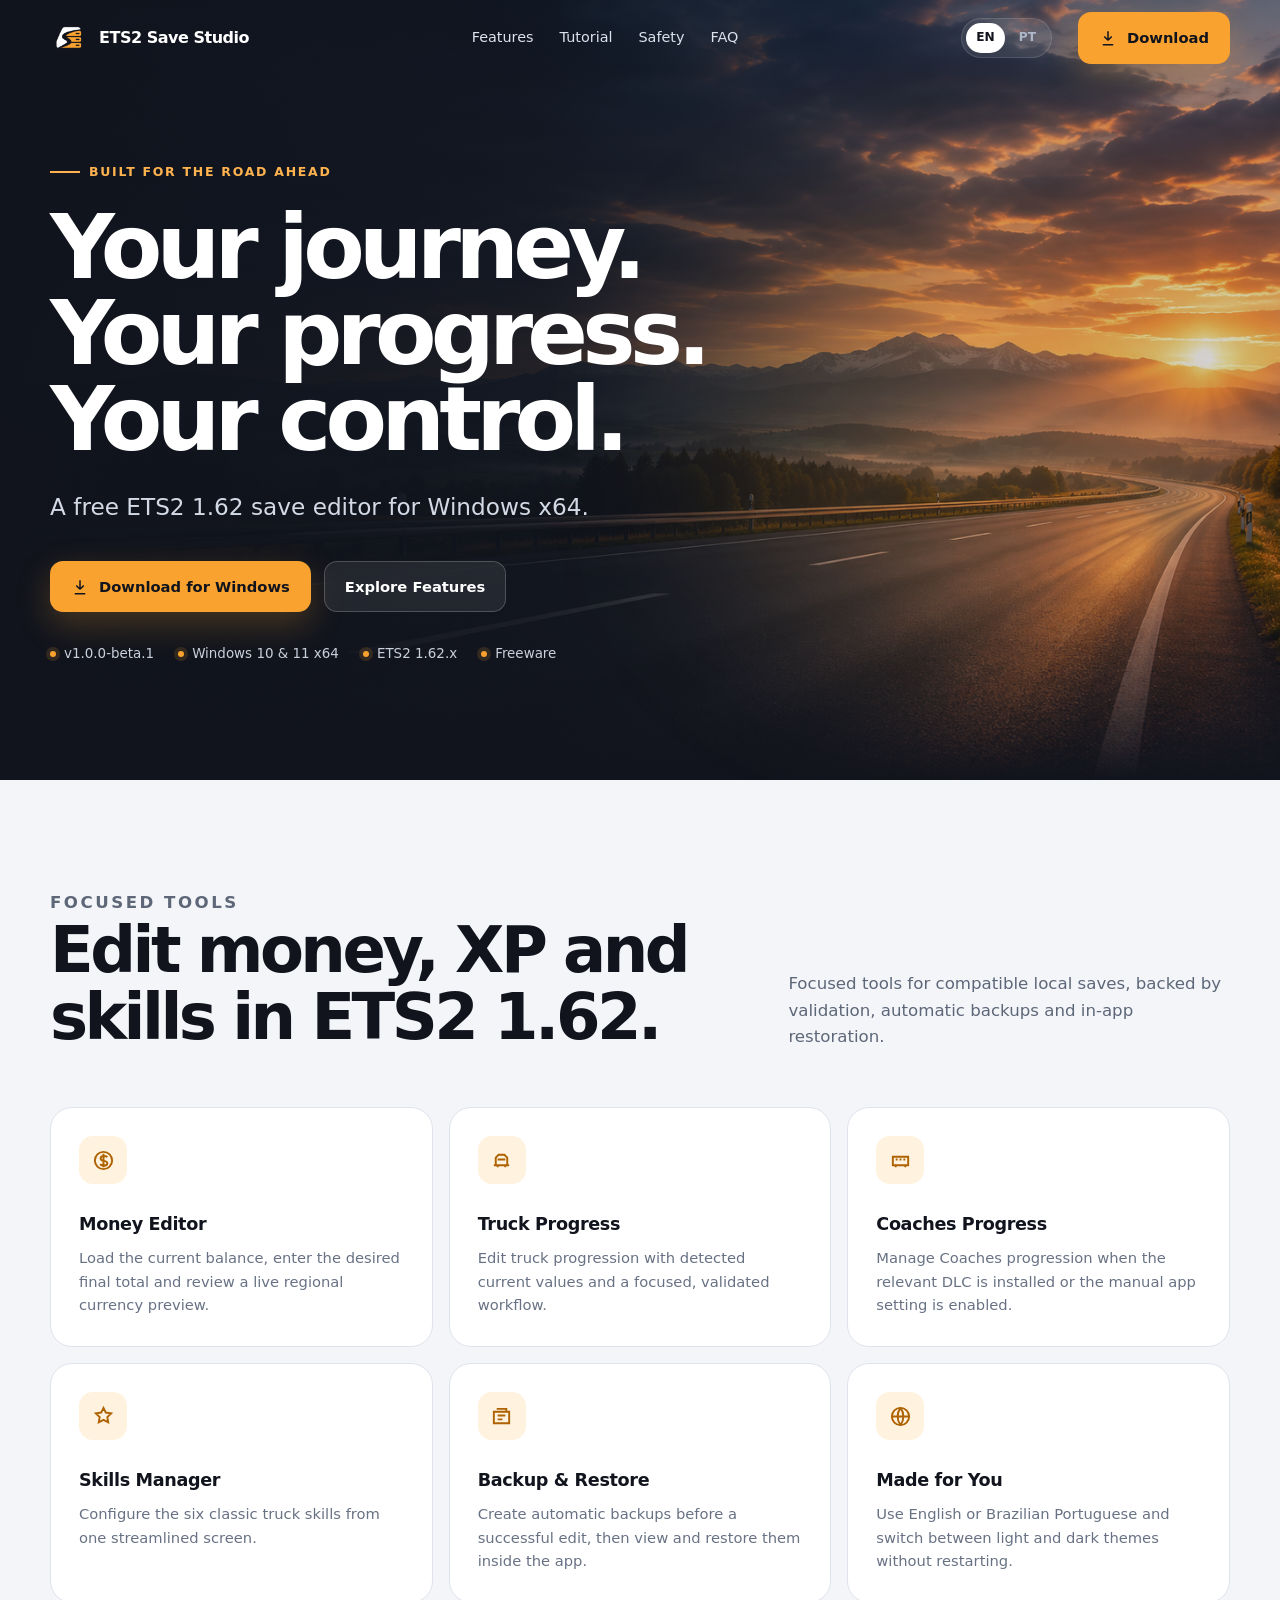
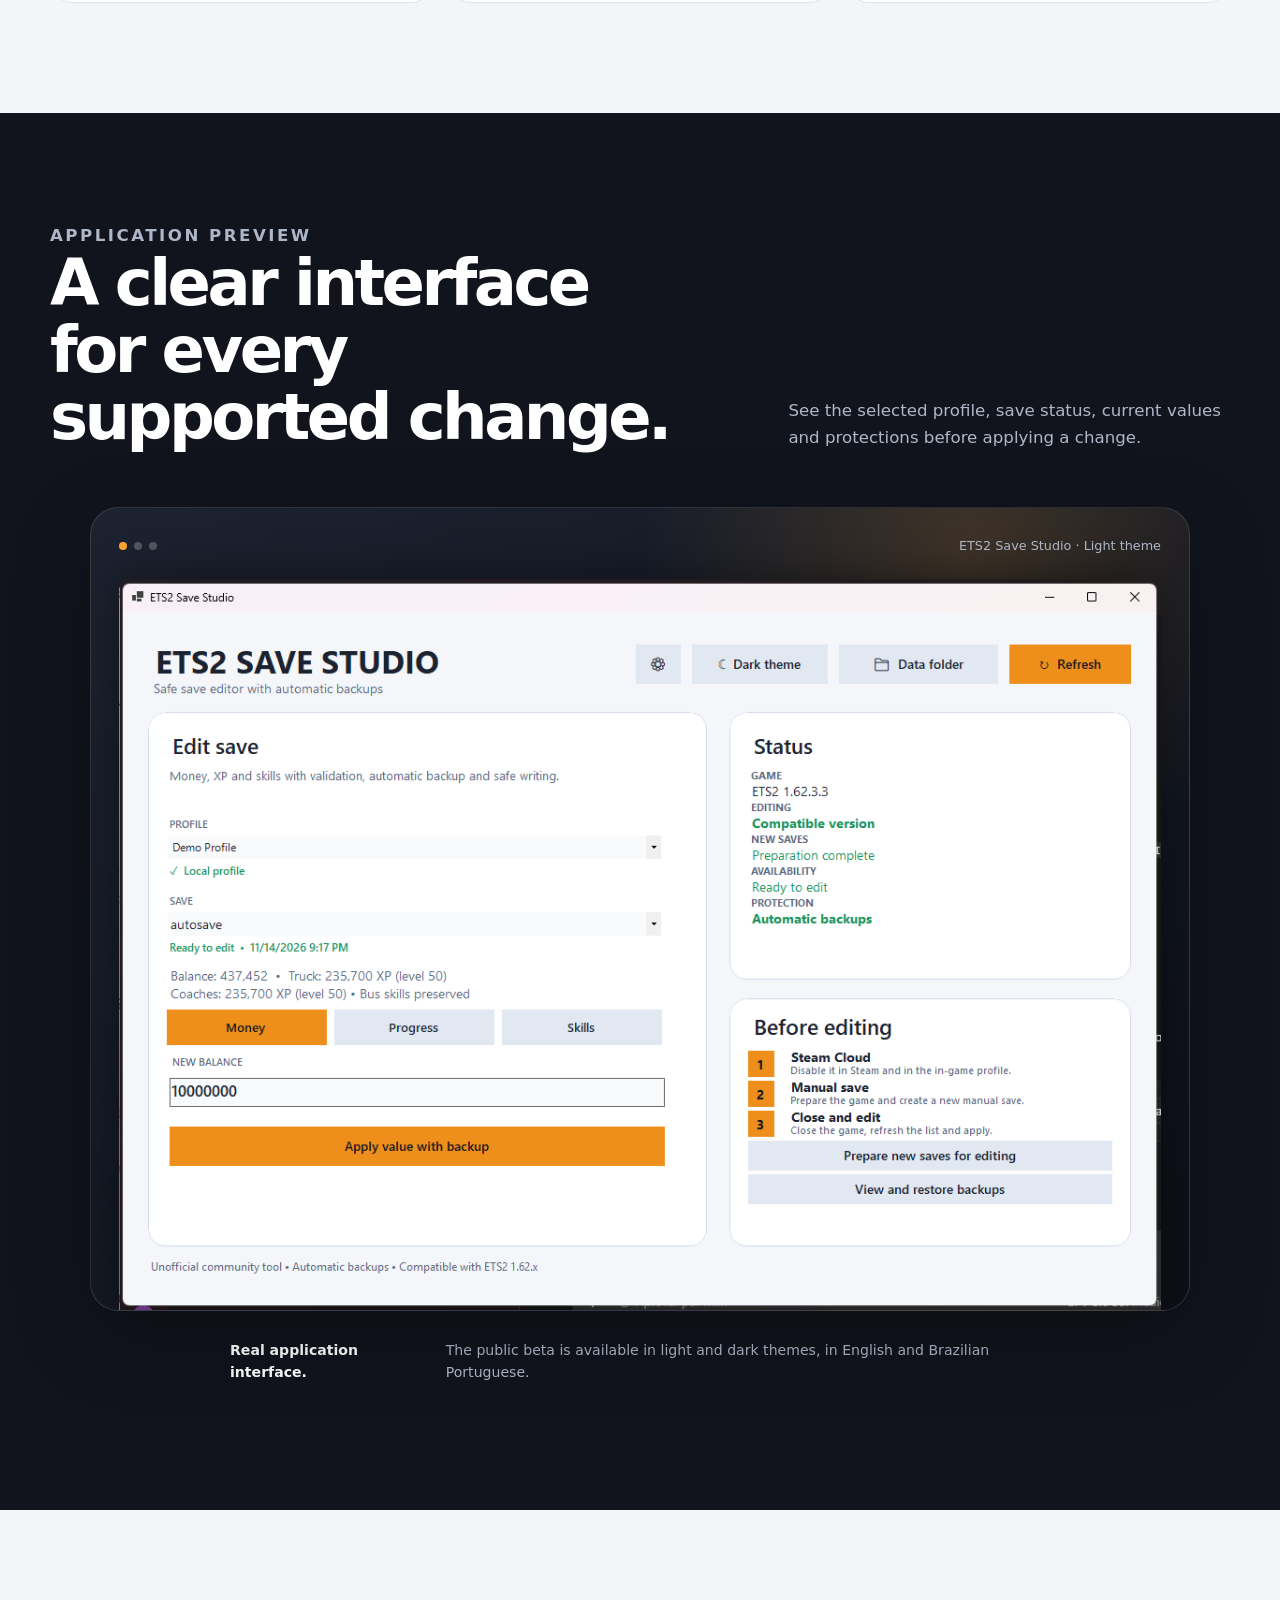
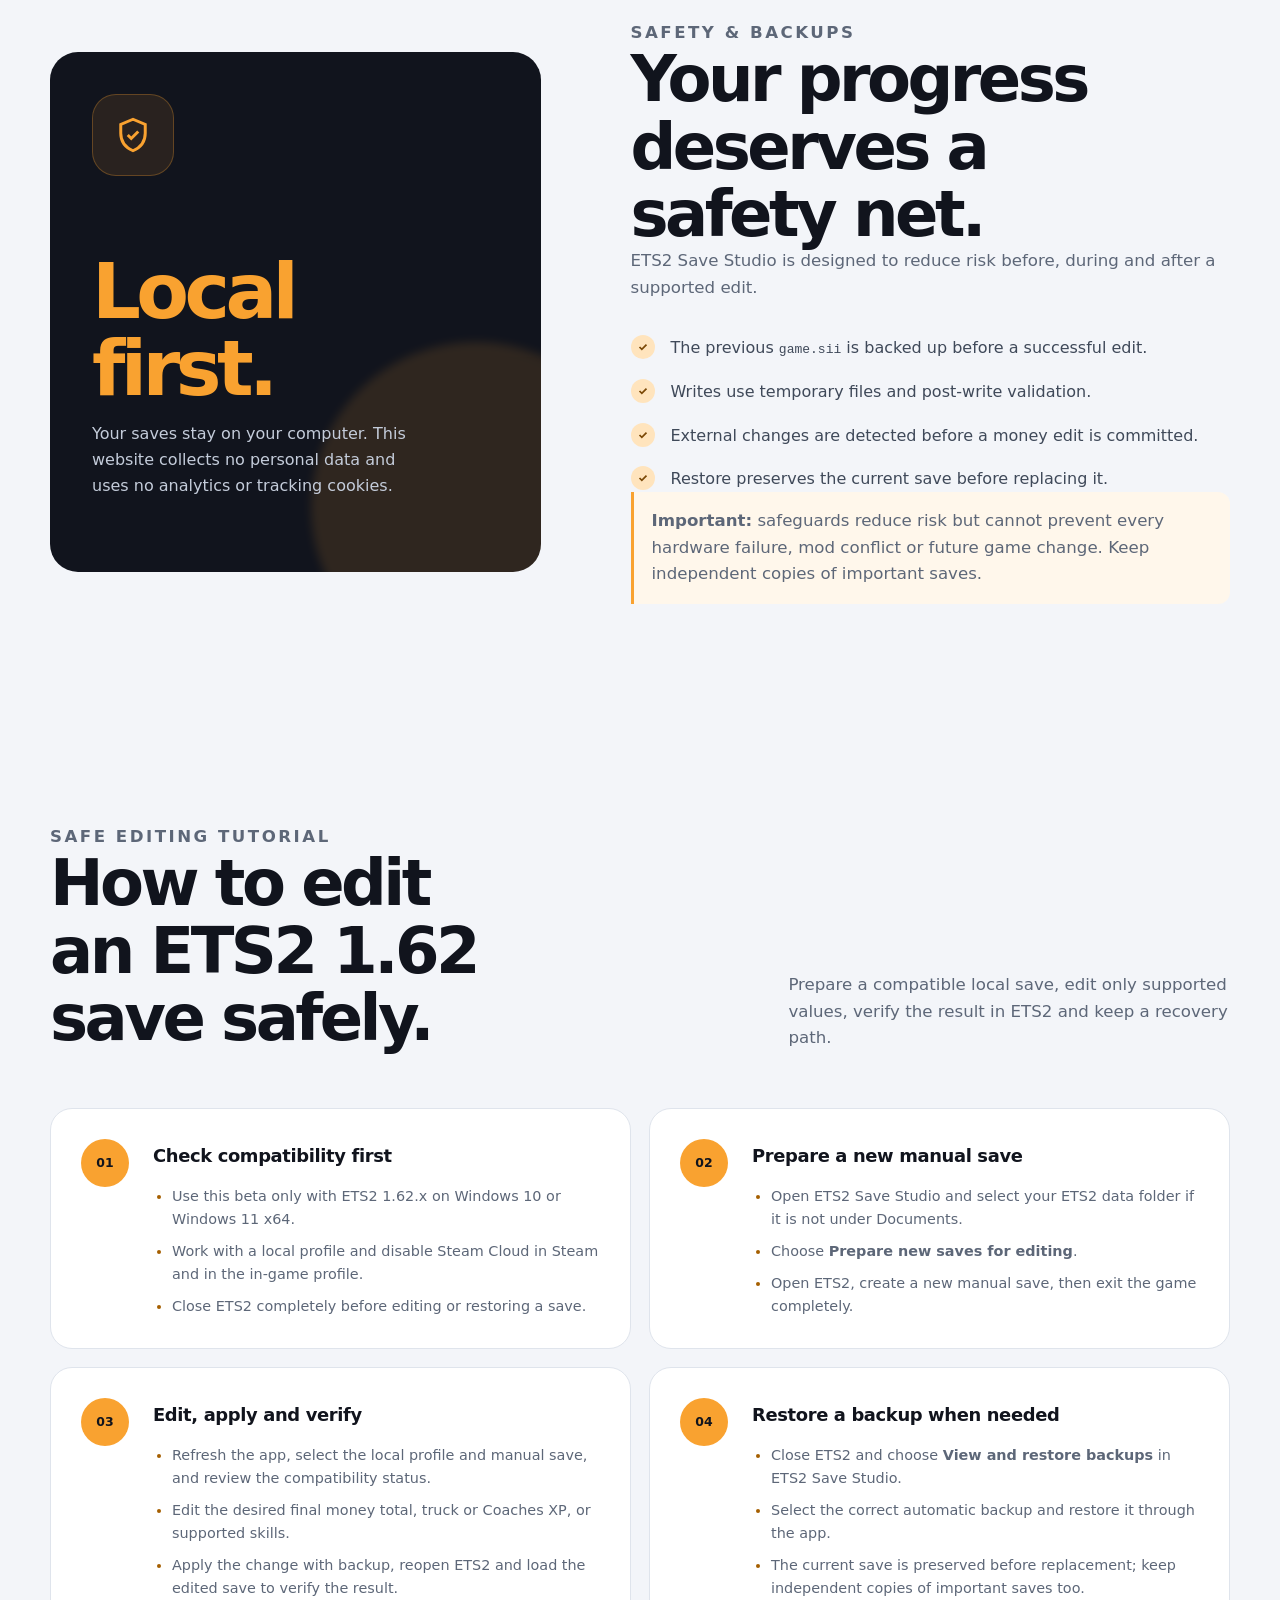
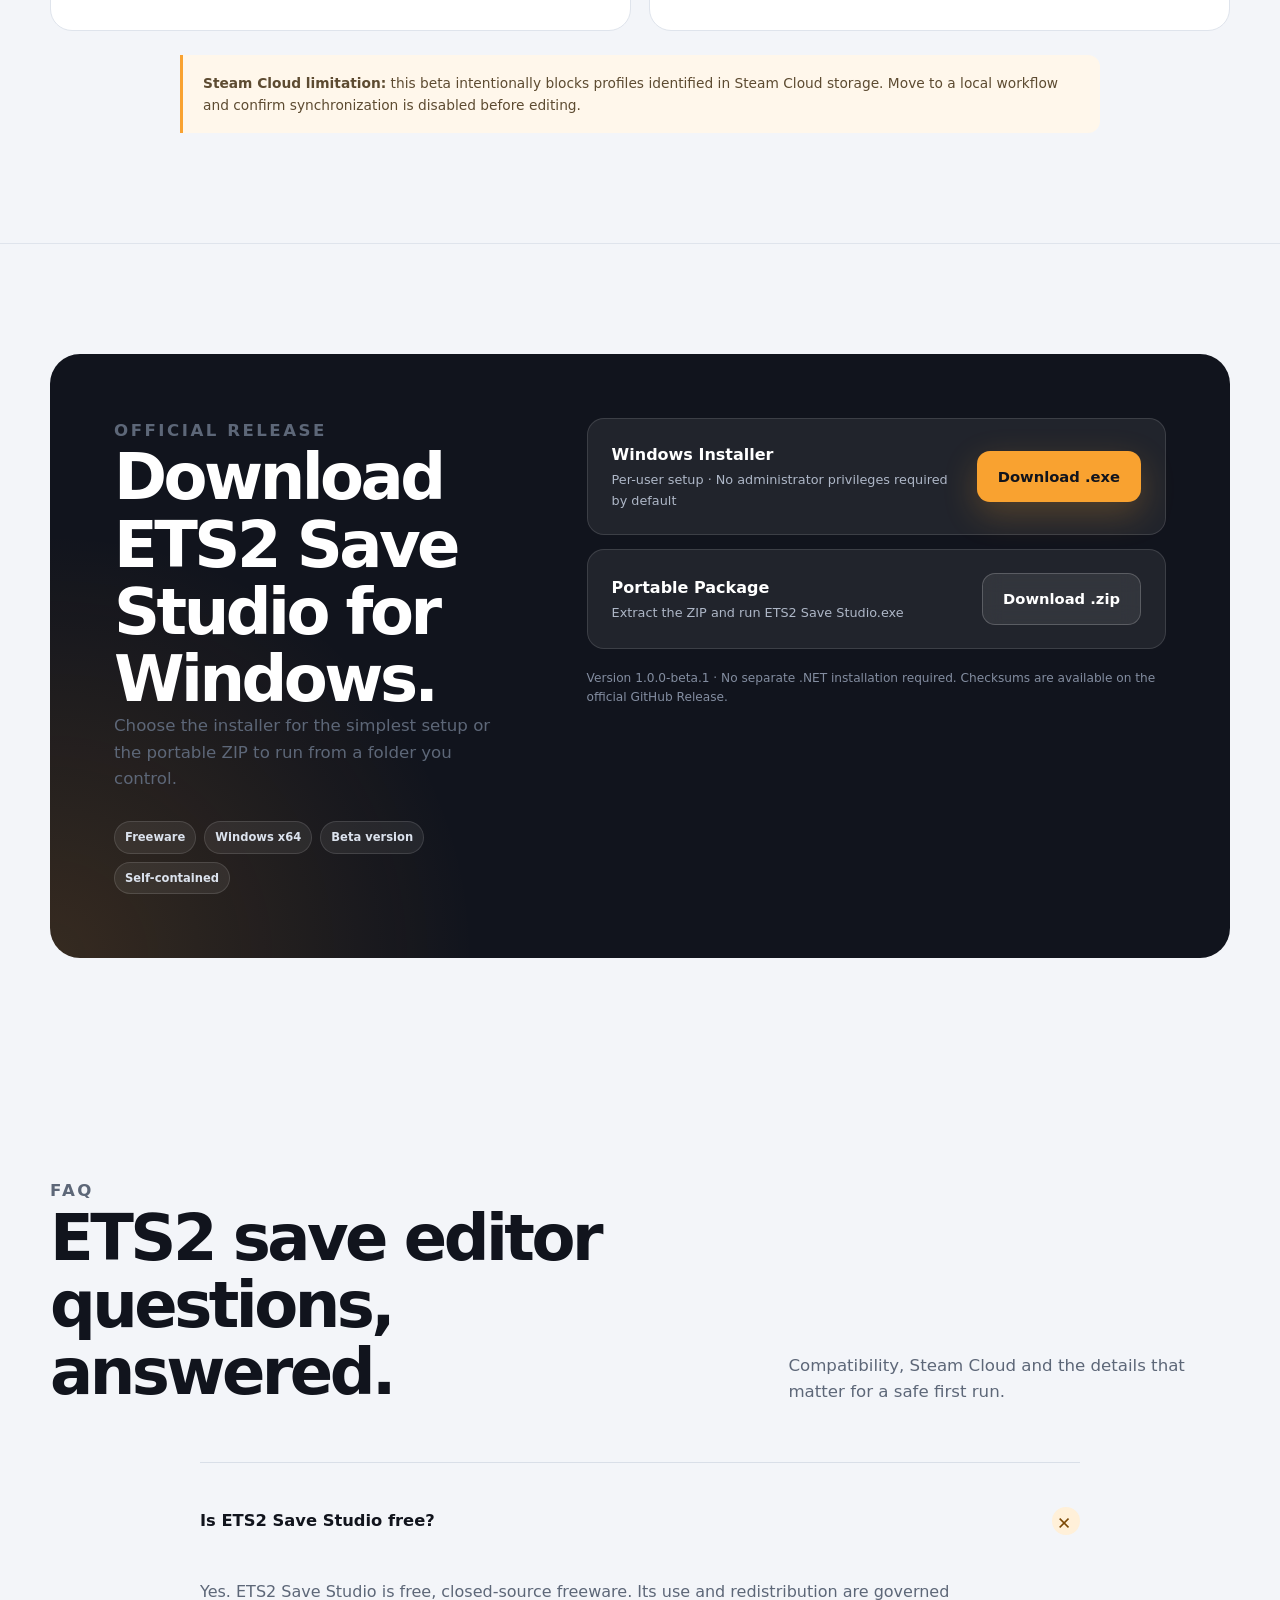
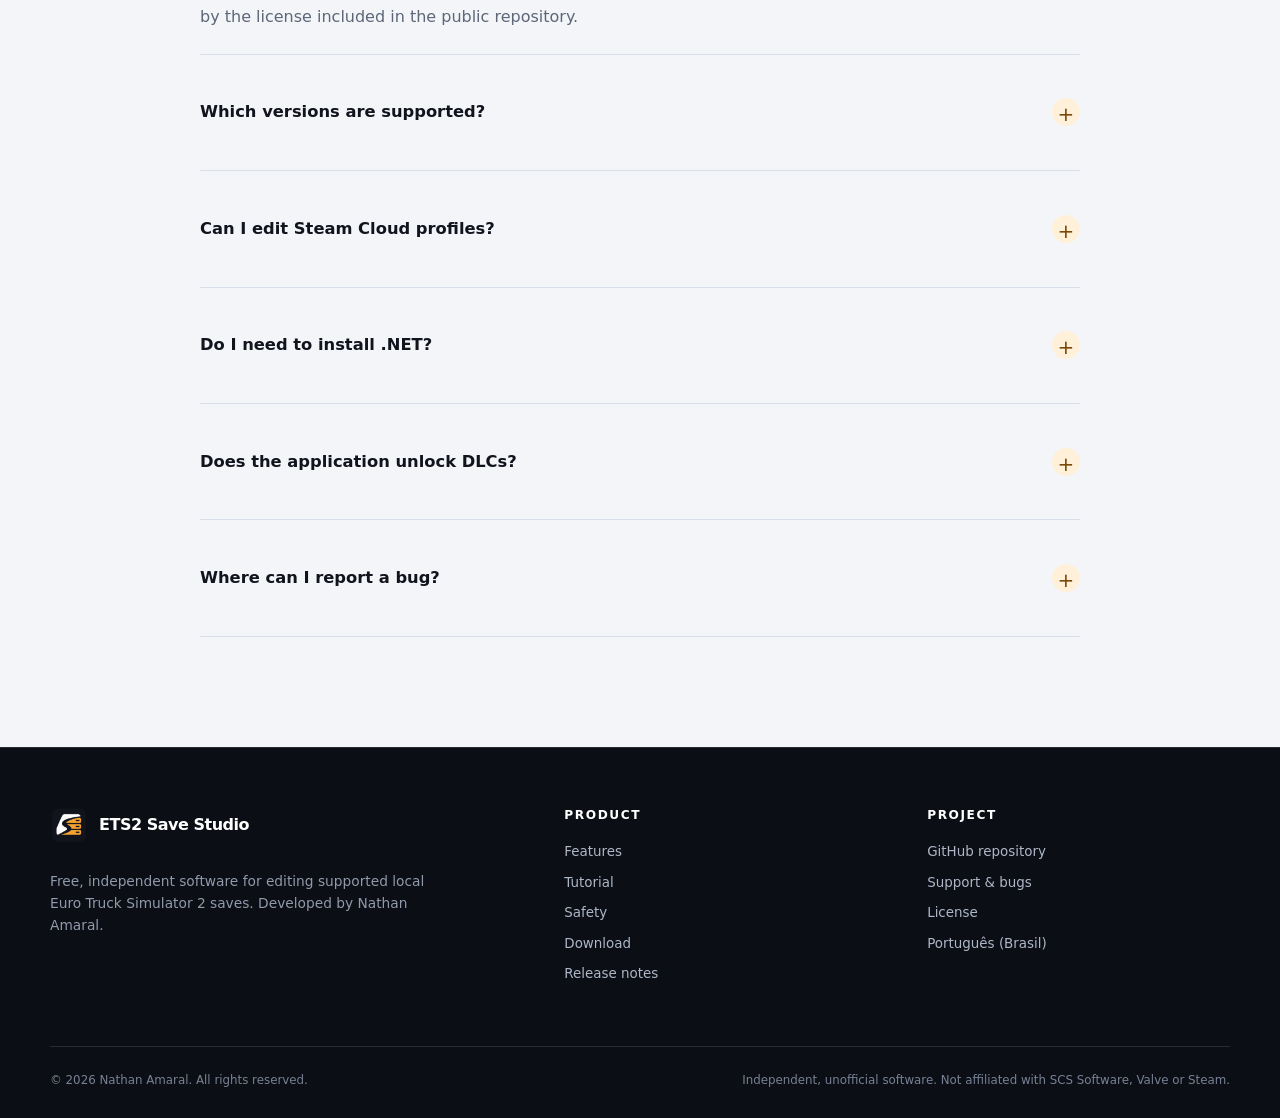
<file: site/index.html>
<!DOCTYPE html>
<html lang="en">
<head>
  <meta charset="utf-8">
  <meta name="viewport" content="width=device-width, initial-scale=1">
  <meta name="robots" content="noindex, follow">
  <title>ETS2 Save Studio</title>
  <meta name="description" content="Choose your language to discover ETS2 Save Studio, the free save editor for Euro Truck Simulator 2.">
  <link rel="icon" href="assets/images/logo.png" type="image/png">
  <link rel="alternate" hreflang="en" href="https://ets2.nathanamaral.com.br/en/">
  <link rel="alternate" hreflang="pt-BR" href="https://ets2.nathanamaral.com.br/pt-br/">
  <link rel="alternate" hreflang="x-default" href="https://ets2.nathanamaral.com.br/en/">
  <style>
    :root { color-scheme: dark; font-family: Inter, system-ui, sans-serif; background: #11141d; color: #fff; }
    body { min-height: 100vh; display: grid; place-items: center; margin: 0; text-align: center; }
    main { padding: 2rem; }
    img { width: 88px; border-radius: 22px; }
    p { color: #aeb7c7; }
    a { color: #f9a230; font-weight: 700; margin: 0 .5rem; }
  </style>
  <script>
    (() => {
      let preferred = "";
      try { preferred = localStorage.getItem("ets2ss-language") || ""; } catch (_) {}
      const language = preferred || (navigator.language || "en").toLowerCase();
      const target = language.startsWith("pt") ? "pt-br/" : "en/";
      window.location.replace(target + window.location.hash);
    })();
  </script>
</head>
<body>
  <main>
    <img src="assets/images/logo.png" alt="ETS2 Save Studio">
    <h1>ETS2 Save Studio</h1>
    <p>Select your language / Selecione seu idioma</p>
    <a href="en/" data-language="en">English</a>
    <a href="pt-br/" data-language="pt-br">Português (Brasil)</a>
  </main>
</body>
</html>
</file>
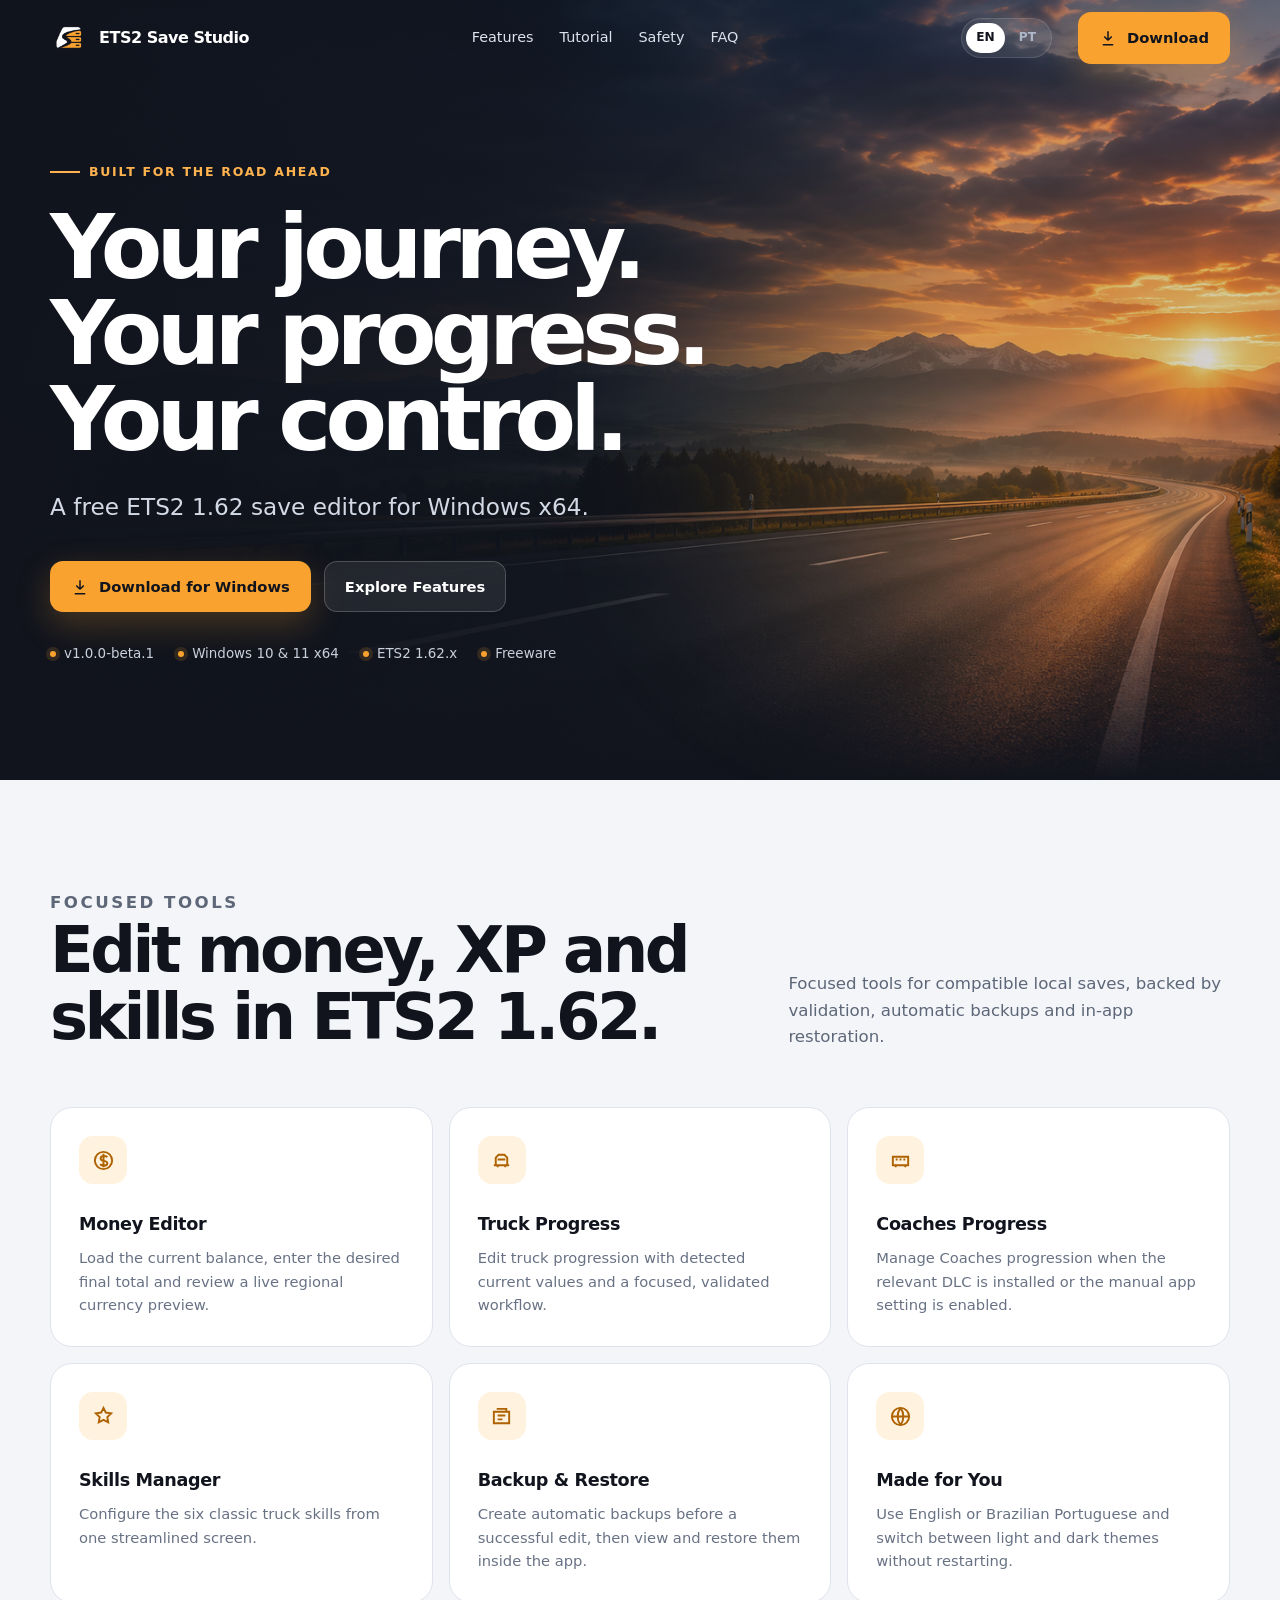
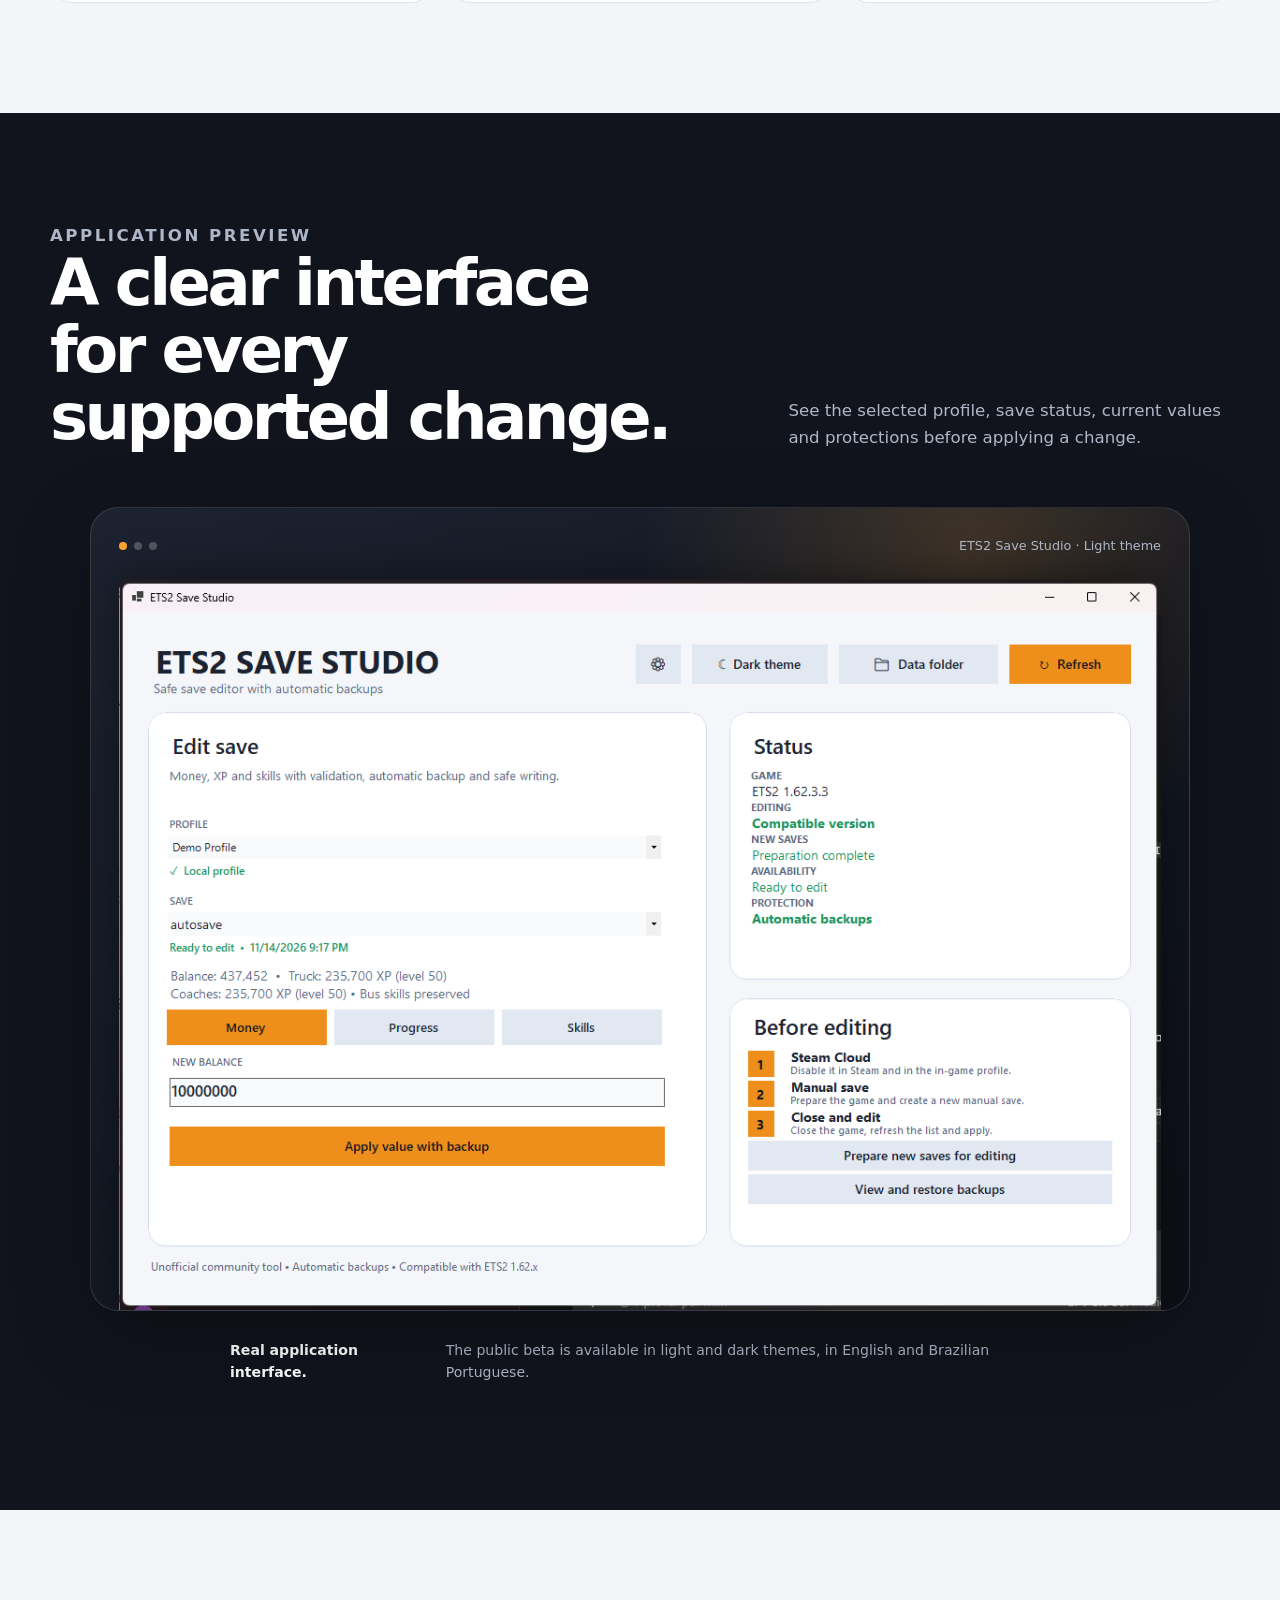
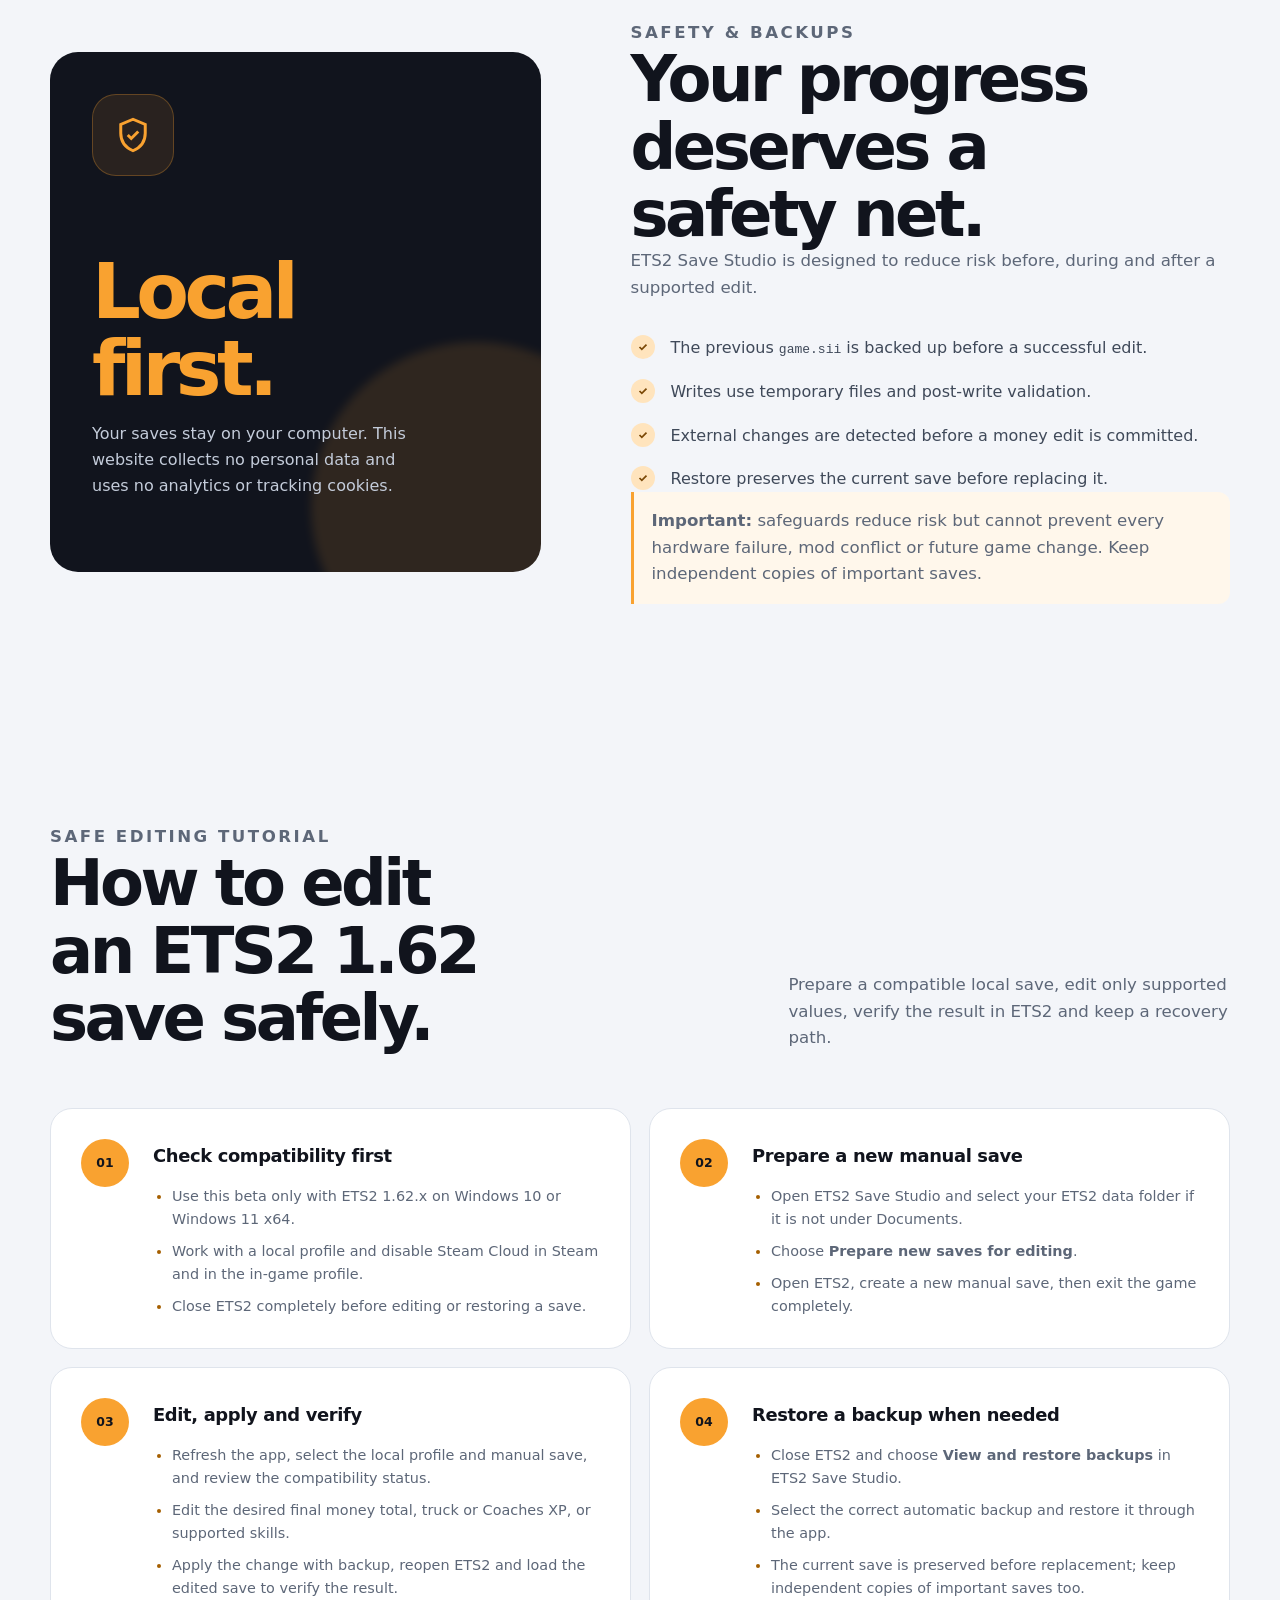
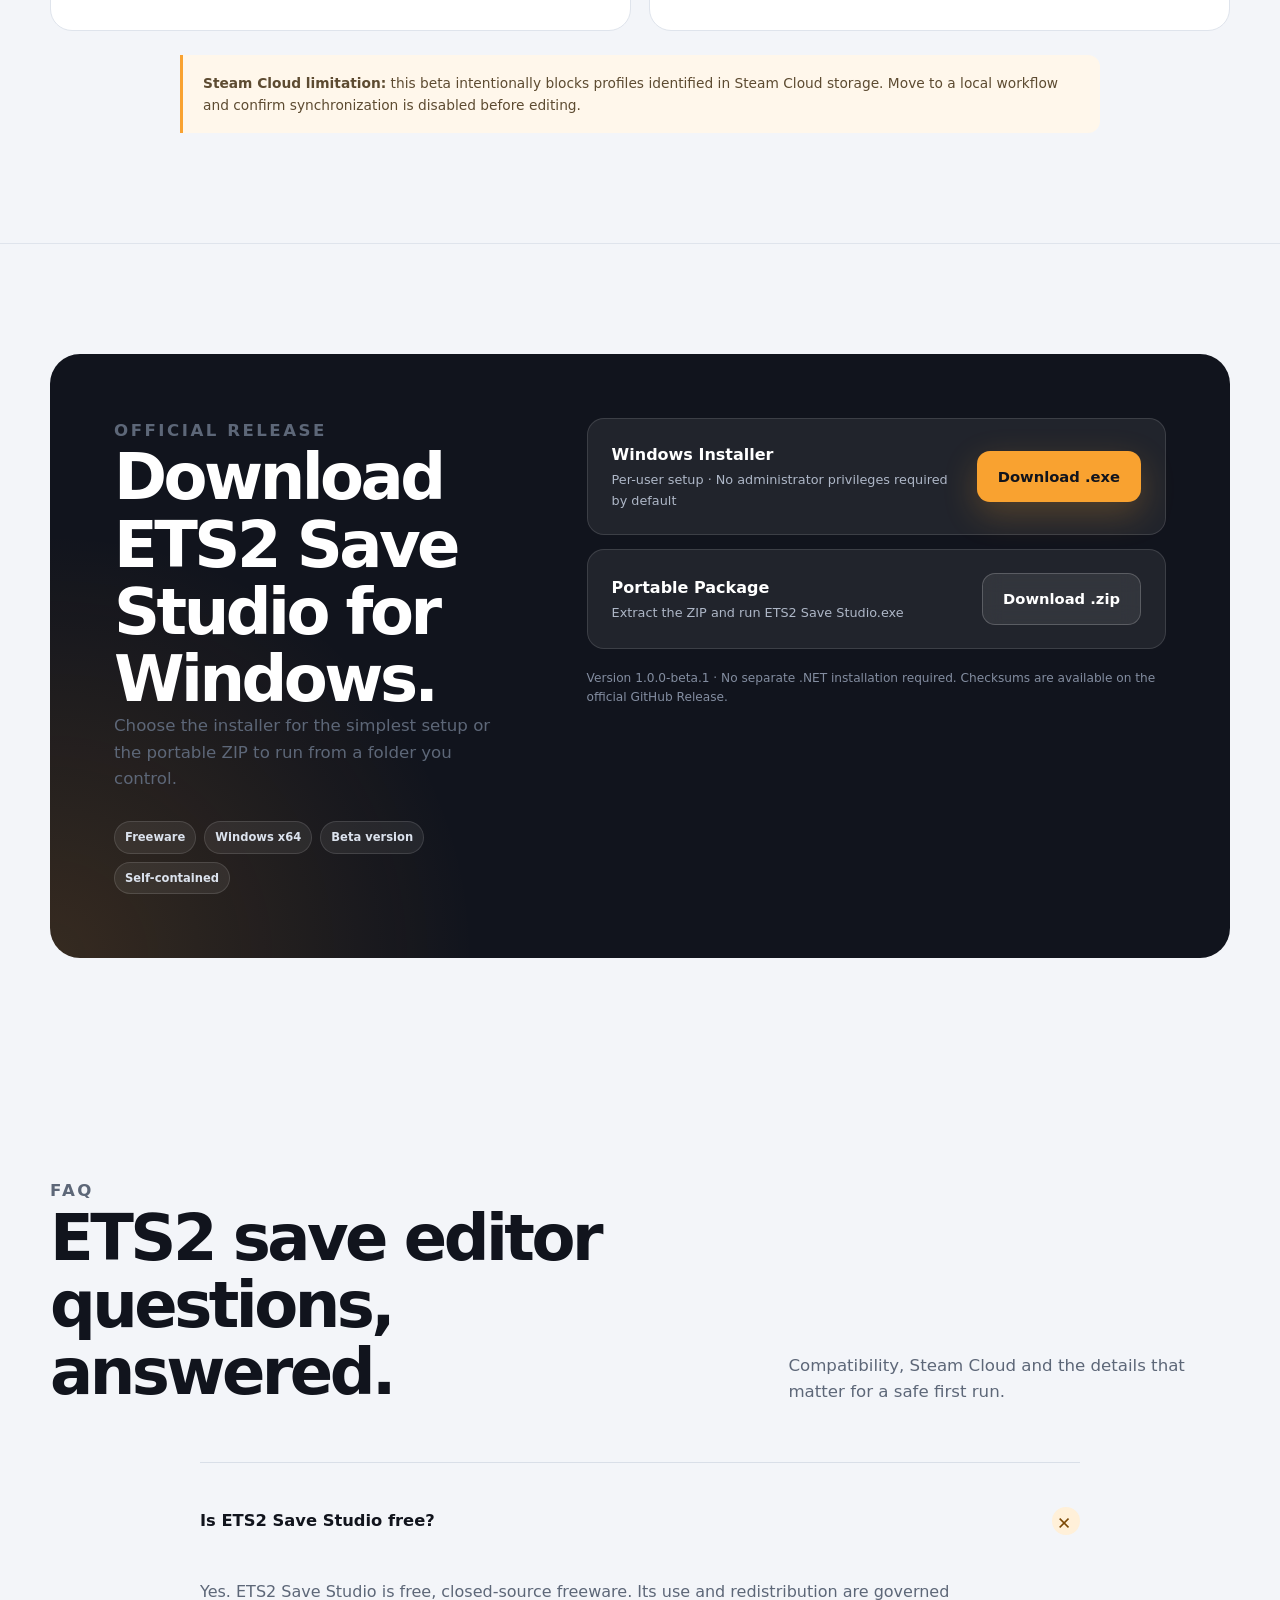
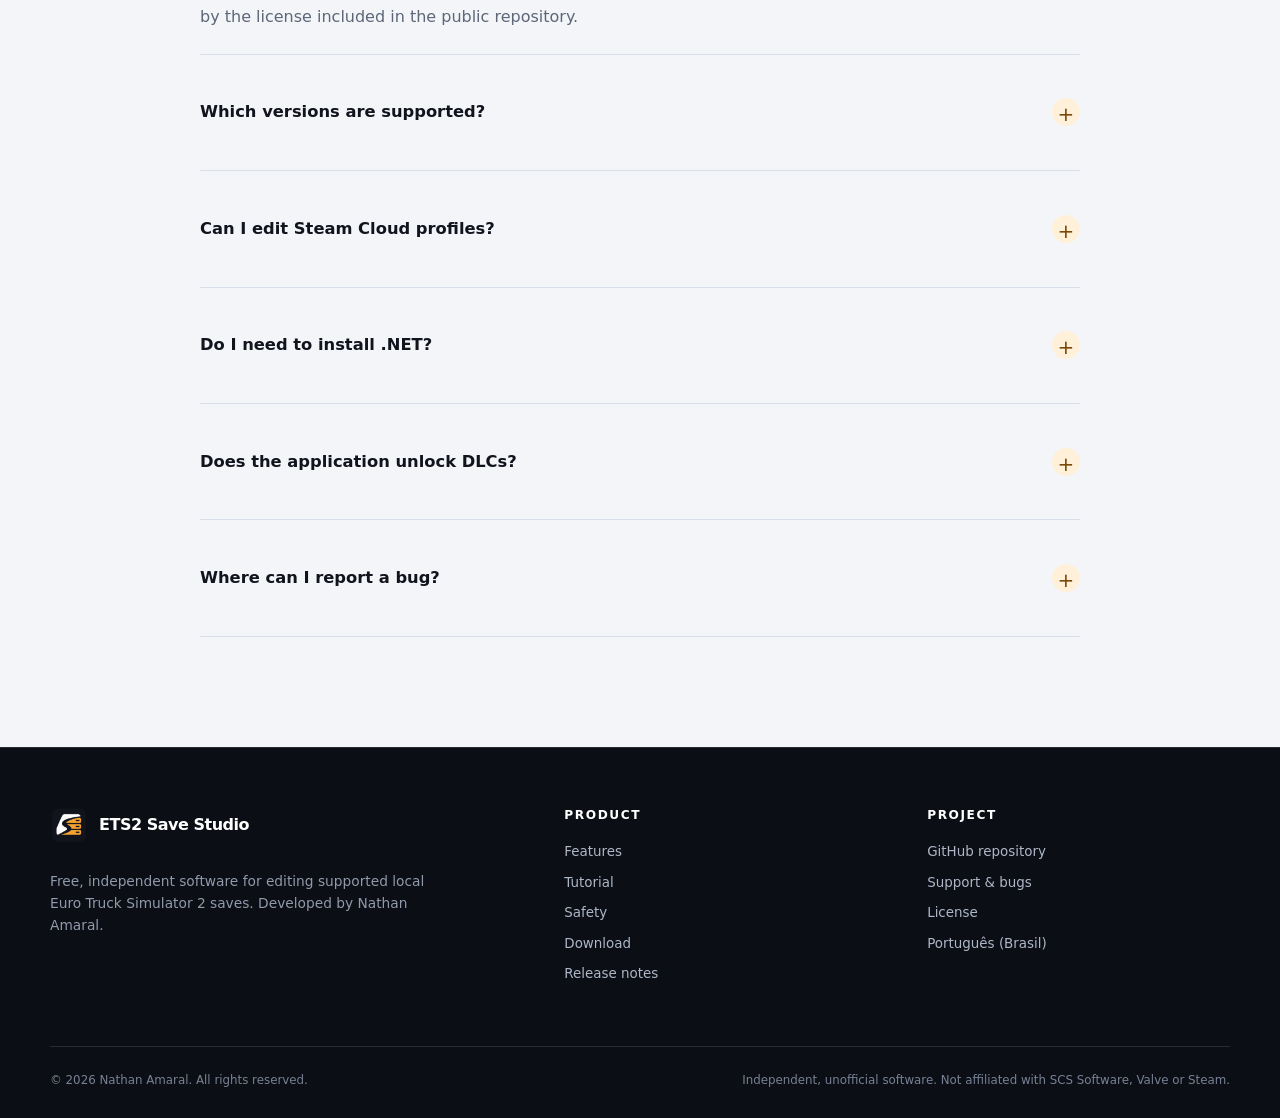
<file: site/en/index.html>
<!DOCTYPE html>
<html lang="en">
<head>
  <meta charset="utf-8">
  <meta name="viewport" content="width=device-width, initial-scale=1">
  <title>ETS2 Save Editor 1.62 — Free Download | ETS2 Save Studio</title>
  <meta name="description" content="Download ETS2 Save Studio, a free ETS2 1.62 save editor for Windows x64. Edit money, XP and skills with automatic backups and save restoration.">
  <meta name="theme-color" content="#11141D">
  <meta name="color-scheme" content="dark light">
  <meta name="author" content="Nathan Amaral">
  <link rel="canonical" href="https://ets2.nathanamaral.com.br/en/">
  <link rel="alternate" hreflang="en" href="https://ets2.nathanamaral.com.br/en/">
  <link rel="alternate" hreflang="pt-BR" href="https://ets2.nathanamaral.com.br/pt-br/">
  <link rel="alternate" hreflang="x-default" href="https://ets2.nathanamaral.com.br/en/">
  <link rel="icon" href="../assets/images/logo.png" type="image/png">
  <link rel="apple-touch-icon" href="../assets/images/logo.png">
  <link rel="stylesheet" href="../assets/css/styles.css">

  <meta property="og:type" content="website">
  <meta property="og:site_name" content="ETS2 Save Studio">
  <meta property="og:locale" content="en_US">
  <meta property="og:locale:alternate" content="pt_BR">
  <meta property="og:title" content="ETS2 Save Editor 1.62 — Free Download | ETS2 Save Studio">
  <meta property="og:description" content="Edit money, XP and skills in local ETS2 1.62 saves with automatic backups and save restoration. Free for Windows x64.">
  <meta property="og:url" content="https://ets2.nathanamaral.com.br/en/">
  <meta property="og:image" content="https://ets2.nathanamaral.com.br/assets/images/app-preview.png">
  <meta property="og:image:alt" content="ETS2 Save Studio application window">
  <meta name="twitter:card" content="summary_large_image">
  <meta name="twitter:title" content="ETS2 Save Editor 1.62 — Free Download | ETS2 Save Studio">
  <meta name="twitter:description" content="Edit money, XP and skills in local ETS2 1.62 saves with automatic backups and save restoration.">
  <meta name="twitter:image" content="https://ets2.nathanamaral.com.br/assets/images/app-preview.png">

  <script type="application/ld+json">
  {
    "@context": "https://schema.org",
    "@type": "SoftwareApplication",
    "name": "ETS2 Save Studio",
    "applicationCategory": "UtilitiesApplication",
    "operatingSystem": "Windows 10, Windows 11 (x64)",
    "softwareVersion": "1.0.0-beta.1",
    "description": "A free ETS2 1.62 save editor for Windows x64 with money, XP and skill editing, automatic backups and save restoration.",
    "url": "https://ets2.nathanamaral.com.br/en/",
    "downloadUrl": "https://github.com/nathan5d/ets2-save-studio/releases/tag/v1.0.0-beta.1",
    "image": "https://ets2.nathanamaral.com.br/assets/images/app-preview.png",
    "author": { "@type": "Person", "name": "Nathan Amaral" },
    "softwareRequirements": "Euro Truck Simulator 2 1.62.x; local profile with Steam Cloud disabled",
    "inLanguage": ["en", "pt-BR"]
  }
  </script>
</head>
<body>
  <a class="skip-link" href="#main">Skip to content</a>

  <header class="site-header" aria-label="Main navigation">
    <div class="container nav-wrap">
      <a class="brand" href="#top" aria-label="ETS2 Save Studio home">
        <img src="../assets/images/logo.png" alt="" width="38" height="38">
        <span>ETS2 Save Studio</span>
      </a>
      <nav class="nav-links" id="main-menu" aria-label="Primary">
        <a href="#features">Features</a>
        <a href="#tutorial">Tutorial</a>
        <a href="#safety">Safety</a>
        <a href="#faq">FAQ</a>
      </nav>
      <div class="nav-actions">
        <div class="language-switcher" role="group" aria-label="Language">
          <a href="../en/" data-language="en" aria-current="page" lang="en">EN</a>
          <a href="../pt-br/" data-language="pt-br" lang="pt-BR">PT</a>
        </div>
        <a class="button button-primary" href="#download">
          <svg aria-hidden="true" viewBox="0 0 24 24" fill="none" stroke="currentColor" stroke-width="2"><path d="M12 3v12m0 0 5-5m-5 5-5-5M5 21h14"/></svg>
          Download
        </a>
        <button class="menu-toggle" type="button" aria-expanded="false" aria-controls="main-menu" aria-label="Open navigation menu"><span></span></button>
      </div>
    </div>
  </header>

  <main id="main">
    <section class="hero" id="top" aria-labelledby="hero-title">
      <div class="hero-glow" aria-hidden="true"></div>
      <div class="container">
        <div class="hero-content">
          <p class="eyebrow">Built for the road ahead</p>
          <h1 id="hero-title">Your journey. Your progress. Your control.</h1>
          <p class="lead">A free ETS2 1.62 save editor for Windows x64.</p>
          <div class="hero-actions">
            <a class="button button-primary" href="https://github.com/nathan5d/ets2-save-studio/releases/download/v1.0.0-beta.1/ETS2-Save-Studio-1.0.0-beta.1-Setup.exe">
              <svg aria-hidden="true" viewBox="0 0 24 24" fill="none" stroke="currentColor" stroke-width="2"><path d="M12 3v12m0 0 5-5m-5 5-5-5M5 21h14"/></svg>
              Download for Windows
            </a>
            <a class="button button-secondary" href="#features">Explore Features</a>
          </div>
          <ul class="hero-meta">
            <li>v1.0.0-beta.1</li>
            <li>Windows 10 &amp; 11 x64</li>
            <li>ETS2 1.62.x</li>
            <li>Freeware</li>
          </ul>
        </div>
      </div>
    </section>

    <section class="section section-muted" id="features" aria-labelledby="features-title">
      <div class="container">
        <div class="section-head" data-reveal>
          <div>
            <p class="kicker">Focused tools</p>
            <h2 id="features-title">Edit money, XP and skills in ETS2 1.62.</h2>
          </div>
          <p>Focused tools for compatible local saves, backed by validation, automatic backups and in-app restoration.</p>
        </div>
        <div class="feature-grid">
          <article class="feature-card" data-reveal>
            <div class="icon-box"><svg aria-hidden="true" viewBox="0 0 24 24" fill="none" stroke="currentColor" stroke-width="2"><circle cx="12" cy="12" r="9"/><path d="M16 8.5c-.8-.8-2-1.2-3.4-1.2-2 0-3.6 1-3.6 2.5 0 3.8 7 1.4 7 5.1 0 1.5-1.6 2.5-3.6 2.5-1.6 0-3-.5-4-1.4M12 5v14"/></svg></div>
            <h3>Money Editor</h3>
            <p>Load the current balance, enter the desired final total and review a live regional currency preview.</p>
          </article>
          <article class="feature-card" data-reveal>
            <div class="icon-box"><svg aria-hidden="true" viewBox="0 0 24 24" fill="none" stroke="currentColor" stroke-width="2"><path d="M4 17h16M6 17V9l3-3h6l3 3v8M8 17v2m8-2v2M8 11h8"/></svg></div>
            <h3>Truck Progress</h3>
            <p>Edit truck progression with detected current values and a focused, validated workflow.</p>
          </article>
          <article class="feature-card" data-reveal>
            <div class="icon-box"><svg aria-hidden="true" viewBox="0 0 24 24" fill="none" stroke="currentColor" stroke-width="2"><path d="M4 17h16V8H4v9Zm3 0v2m10-2v2M7 11h2m2 0h2m2 0h2"/></svg></div>
            <h3>Coaches Progress</h3>
            <p>Manage Coaches progression when the relevant DLC is installed or the manual app setting is enabled.</p>
          </article>
          <article class="feature-card" data-reveal>
            <div class="icon-box"><svg aria-hidden="true" viewBox="0 0 24 24" fill="none" stroke="currentColor" stroke-width="2"><path d="m12 3 2.4 4.9L20 8.7l-4 3.9.9 5.5-4.9-2.6-4.9 2.6.9-5.5-4-3.9 5.6-.8L12 3Z"/></svg></div>
            <h3>Skills Manager</h3>
            <p>Configure the six classic truck skills from one streamlined screen.</p>
          </article>
          <article class="feature-card" data-reveal>
            <div class="icon-box"><svg aria-hidden="true" viewBox="0 0 24 24" fill="none" stroke="currentColor" stroke-width="2"><path d="M4 7h16v12H4zM7 4h10v3M8 11h8m-8 4h5"/></svg></div>
            <h3>Backup &amp; Restore</h3>
            <p>Create automatic backups before a successful edit, then view and restore them inside the app.</p>
          </article>
          <article class="feature-card" data-reveal>
            <div class="icon-box"><svg aria-hidden="true" viewBox="0 0 24 24" fill="none" stroke="currentColor" stroke-width="2"><circle cx="12" cy="12" r="9"/><path d="M3 12h18M12 3a15 15 0 0 1 0 18M12 3a15 15 0 0 0 0 18"/></svg></div>
            <h3>Made for You</h3>
            <p>Use English or Brazilian Portuguese and switch between light and dark themes without restarting.</p>
          </article>
        </div>
      </div>
    </section>

    <section class="section" id="preview" aria-labelledby="preview-title">
      <div class="container">
        <div class="section-head" data-reveal>
          <div>
            <p class="kicker">Application preview</p>
            <h2 id="preview-title">A clear interface for every supported change.</h2>
          </div>
          <p>See the selected profile, save status, current values and protections before applying a change.</p>
        </div>
        <figure data-reveal>
          <div class="preview-stage">
            <div class="preview-toolbar" aria-hidden="true">
              <div class="window-dots"><span></span><span></span><span></span></div>
              <span>ETS2 Save Studio · Light theme</span>
            </div>
            <img src="../assets/images/app-preview.png" alt="ETS2 Save Studio light theme showing a local profile, money editor, compatibility status and automatic backup controls" width="1113" height="781" loading="lazy">
          </div>
          <figcaption class="preview-caption">
            <strong>Real application interface.</strong>
            <span>The public beta is available in light and dark themes, in English and Brazilian Portuguese.</span>
          </figcaption>
        </figure>
      </div>
    </section>

    <section class="section section-muted" id="safety" aria-labelledby="safety-title">
      <div class="container split">
        <div class="safety-visual" data-reveal>
          <div class="shield"><svg aria-hidden="true" viewBox="0 0 24 24" fill="none" stroke="currentColor" stroke-width="1.7"><path d="M12 3 5 6v5c0 4.8 2.8 8.2 7 10 4.2-1.8 7-5.2 7-10V6l-7-3Z"/><path d="m9 12 2 2 4-4"/></svg></div>
          <div class="safety-stat"><strong>Local first.</strong><span>Your saves stay on your computer. This website collects no personal data and uses no analytics or tracking cookies.</span></div>
        </div>
        <div class="split-copy" data-reveal>
          <p class="kicker">Safety &amp; backups</p>
          <h2 id="safety-title">Your progress deserves a safety net.</h2>
          <p>ETS2 Save Studio is designed to reduce risk before, during and after a supported edit.</p>
          <ul class="check-list">
            <li><svg aria-hidden="true" viewBox="0 0 24 24" fill="none" stroke="currentColor" stroke-width="3"><path d="m6 12 4 4 8-8"/></svg><span>The previous <code>game.sii</code> is backed up before a successful edit.</span></li>
            <li><svg aria-hidden="true" viewBox="0 0 24 24" fill="none" stroke="currentColor" stroke-width="3"><path d="m6 12 4 4 8-8"/></svg><span>Writes use temporary files and post-write validation.</span></li>
            <li><svg aria-hidden="true" viewBox="0 0 24 24" fill="none" stroke="currentColor" stroke-width="3"><path d="m6 12 4 4 8-8"/></svg><span>External changes are detected before a money edit is committed.</span></li>
            <li><svg aria-hidden="true" viewBox="0 0 24 24" fill="none" stroke="currentColor" stroke-width="3"><path d="m6 12 4 4 8-8"/></svg><span>Restore preserves the current save before replacing it.</span></li>
          </ul>
          <p class="note"><strong>Important:</strong> safeguards reduce risk but cannot prevent every hardware failure, mod conflict or future game change. Keep independent copies of important saves.</p>
        </div>
      </div>
    </section>

    <section class="section section-muted tutorial-section" id="tutorial" aria-labelledby="tutorial-title">
      <div class="container">
        <div class="section-head" data-reveal>
          <div>
            <p class="kicker">Safe editing tutorial</p>
            <h2 id="tutorial-title">How to edit an ETS2 1.62 save safely.</h2>
          </div>
          <p>Prepare a compatible local save, edit only supported values, verify the result in ETS2 and keep a recovery path.</p>
        </div>
        <div class="tutorial-grid">
          <article class="tutorial-card" data-reveal>
            <span class="tutorial-number" aria-hidden="true">01</span>
            <div>
              <h3>Check compatibility first</h3>
              <ul class="tutorial-list">
                <li>Use this beta only with ETS2 1.62.x on Windows 10 or Windows 11 x64.</li>
                <li>Work with a local profile and disable Steam Cloud in Steam and in the in-game profile.</li>
                <li>Close ETS2 completely before editing or restoring a save.</li>
              </ul>
            </div>
          </article>
          <article class="tutorial-card" data-reveal>
            <span class="tutorial-number" aria-hidden="true">02</span>
            <div>
              <h3>Prepare a new manual save</h3>
              <ul class="tutorial-list">
                <li>Open ETS2 Save Studio and select your ETS2 data folder if it is not under Documents.</li>
                <li>Choose <strong>Prepare new saves for editing</strong>.</li>
                <li>Open ETS2, create a new manual save, then exit the game completely.</li>
              </ul>
            </div>
          </article>
          <article class="tutorial-card" data-reveal>
            <span class="tutorial-number" aria-hidden="true">03</span>
            <div>
              <h3>Edit, apply and verify</h3>
              <ul class="tutorial-list">
                <li>Refresh the app, select the local profile and manual save, and review the compatibility status.</li>
                <li>Edit the desired final money total, truck or Coaches XP, or supported skills.</li>
                <li>Apply the change with backup, reopen ETS2 and load the edited save to verify the result.</li>
              </ul>
            </div>
          </article>
          <article class="tutorial-card" data-reveal>
            <span class="tutorial-number" aria-hidden="true">04</span>
            <div>
              <h3>Restore a backup when needed</h3>
              <ul class="tutorial-list">
                <li>Close ETS2 and choose <strong>View and restore backups</strong> in ETS2 Save Studio.</li>
                <li>Select the correct automatic backup and restore it through the app.</li>
                <li>The current save is preserved before replacement; keep independent copies of important saves too.</li>
              </ul>
            </div>
          </article>
        </div>
        <p class="tutorial-note" data-reveal><strong>Steam Cloud limitation:</strong> this beta intentionally blocks profiles identified in Steam Cloud storage. Move to a local workflow and confirm synchronization is disabled before editing.</p>
      </div>
    </section>

    <section class="section section-muted" id="download" aria-labelledby="download-title">
      <div class="container">
        <div class="download-panel" data-reveal>
          <div class="download-copy">
            <p class="kicker">Official release</p>
            <h2 id="download-title">Download ETS2 Save Studio for Windows.</h2>
            <p>Choose the installer for the simplest setup or the portable ZIP to run from a folder you control.</p>
            <div class="download-badges">
              <span class="badge">Freeware</span><span class="badge">Windows x64</span><span class="badge">Beta version</span><span class="badge">Self-contained</span>
            </div>
          </div>
          <div>
            <div class="download-options">
              <article class="download-card">
                <div><h3>Windows Installer</h3><p>Per-user setup · No administrator privileges required by default</p></div>
                <a class="button button-primary" href="https://github.com/nathan5d/ets2-save-studio/releases/download/v1.0.0-beta.1/ETS2-Save-Studio-1.0.0-beta.1-Setup.exe">Download .exe</a>
              </article>
              <article class="download-card">
                <div><h3>Portable Package</h3><p>Extract the ZIP and run ETS2 Save Studio.exe</p></div>
                <a class="button button-secondary" href="https://github.com/nathan5d/ets2-save-studio/releases/download/v1.0.0-beta.1/ETS2-Save-Studio-1.0.0-beta.1-win-x64.zip">Download .zip</a>
              </article>
            </div>
            <p class="download-footnote">Version 1.0.0-beta.1 · No separate .NET installation required. Checksums are available on the official GitHub Release.</p>
          </div>
        </div>
      </div>
    </section>

    <section class="section section-muted" id="faq" aria-labelledby="faq-title">
      <div class="container">
        <div class="section-head" data-reveal>
          <div><p class="kicker">FAQ</p><h2 id="faq-title">ETS2 save editor questions, answered.</h2></div>
          <p>Compatibility, Steam Cloud and the details that matter for a safe first run.</p>
        </div>
        <div class="faq-list" data-reveal>
          <article class="faq-item"><h3><button class="faq-question" type="button" aria-expanded="true" aria-controls="faq-en-1"><span>Is ETS2 Save Studio free?</span><span aria-hidden="true">+</span></button></h3><div class="faq-answer" id="faq-en-1"><p>Yes. ETS2 Save Studio is free, closed-source freeware. Its use and redistribution are governed by the license included in the public repository.</p></div></article>
          <article class="faq-item"><h3><button class="faq-question" type="button" aria-expanded="false" aria-controls="faq-en-2"><span>Which versions are supported?</span><span aria-hidden="true">+</span></button></h3><div class="faq-answer" id="faq-en-2" hidden><p>This beta is verified for Euro Truck Simulator 2 1.62.x on Windows 10 or Windows 11 x64. Editing is intentionally blocked on unverified game versions.</p></div></article>
          <article class="faq-item"><h3><button class="faq-question" type="button" aria-expanded="false" aria-controls="faq-en-3"><span>Can I edit Steam Cloud profiles?</span><span aria-hidden="true">+</span></button></h3><div class="faq-answer" id="faq-en-3" hidden><p>No. Steam Cloud profiles cannot be edited safely by this release. Disable synchronization in Steam and in the in-game profile, then work with a local save.</p></div></article>
          <article class="faq-item"><h3><button class="faq-question" type="button" aria-expanded="false" aria-controls="faq-en-4"><span>Do I need to install .NET?</span><span aria-hidden="true">+</span></button></h3><div class="faq-answer" id="faq-en-4" hidden><p>No. Both the installer and portable packages are self-contained, so a separate .NET installation is not required.</p></div></article>
          <article class="faq-item"><h3><button class="faq-question" type="button" aria-expanded="false" aria-controls="faq-en-5"><span>Does the application unlock DLCs?</span><span aria-hidden="true">+</span></button></h3><div class="faq-answer" id="faq-en-5" hidden><p>No. The app does not purchase, activate or unlock DLCs. Coaches detection depends on the installed DLC or the manual app setting.</p></div></article>
          <article class="faq-item"><h3><button class="faq-question" type="button" aria-expanded="false" aria-controls="faq-en-6"><span>Where can I report a bug?</span><span aria-hidden="true">+</span></button></h3><div class="faq-answer" id="faq-en-6" hidden><p>Use GitHub Issues in the public repository. Include the app, ETS2 and Windows versions plus the exact error message, but do not upload personal saves or private paths.</p></div></article>
        </div>
      </div>
    </section>
  </main>

  <footer class="site-footer">
    <div class="container">
      <div class="footer-grid">
        <div class="footer-brand"><a class="brand" href="#top"><img src="../assets/images/logo.png" alt="" width="38" height="38"><span>ETS2 Save Studio</span></a><p>Free, independent software for editing supported local Euro Truck Simulator 2 saves. Developed by Nathan Amaral.</p></div>
        <div class="footer-column"><h2>Product</h2><a href="#features">Features</a><a href="#tutorial">Tutorial</a><a href="#safety">Safety</a><a href="#download">Download</a><a href="https://github.com/nathan5d/ets2-save-studio/releases/tag/v1.0.0-beta.1">Release notes</a></div>
        <div class="footer-column"><h2>Project</h2><a href="https://github.com/nathan5d/ets2-save-studio">GitHub repository</a><a href="https://github.com/nathan5d/ets2-save-studio/issues">Support &amp; bugs</a><a href="https://github.com/nathan5d/ets2-save-studio/blob/main/LICENSE.txt">License</a><a href="../pt-br/" data-language="pt-br" lang="pt-BR">Português (Brasil)</a></div>
      </div>
      <div class="footer-bottom"><span>© 2026 Nathan Amaral. All rights reserved.</span><span>Independent, unofficial software. Not affiliated with SCS Software, Valve or Steam.</span></div>
    </div>
  </footer>

  <script src="../assets/js/main.js" defer></script>
</body>
</html>
</file>
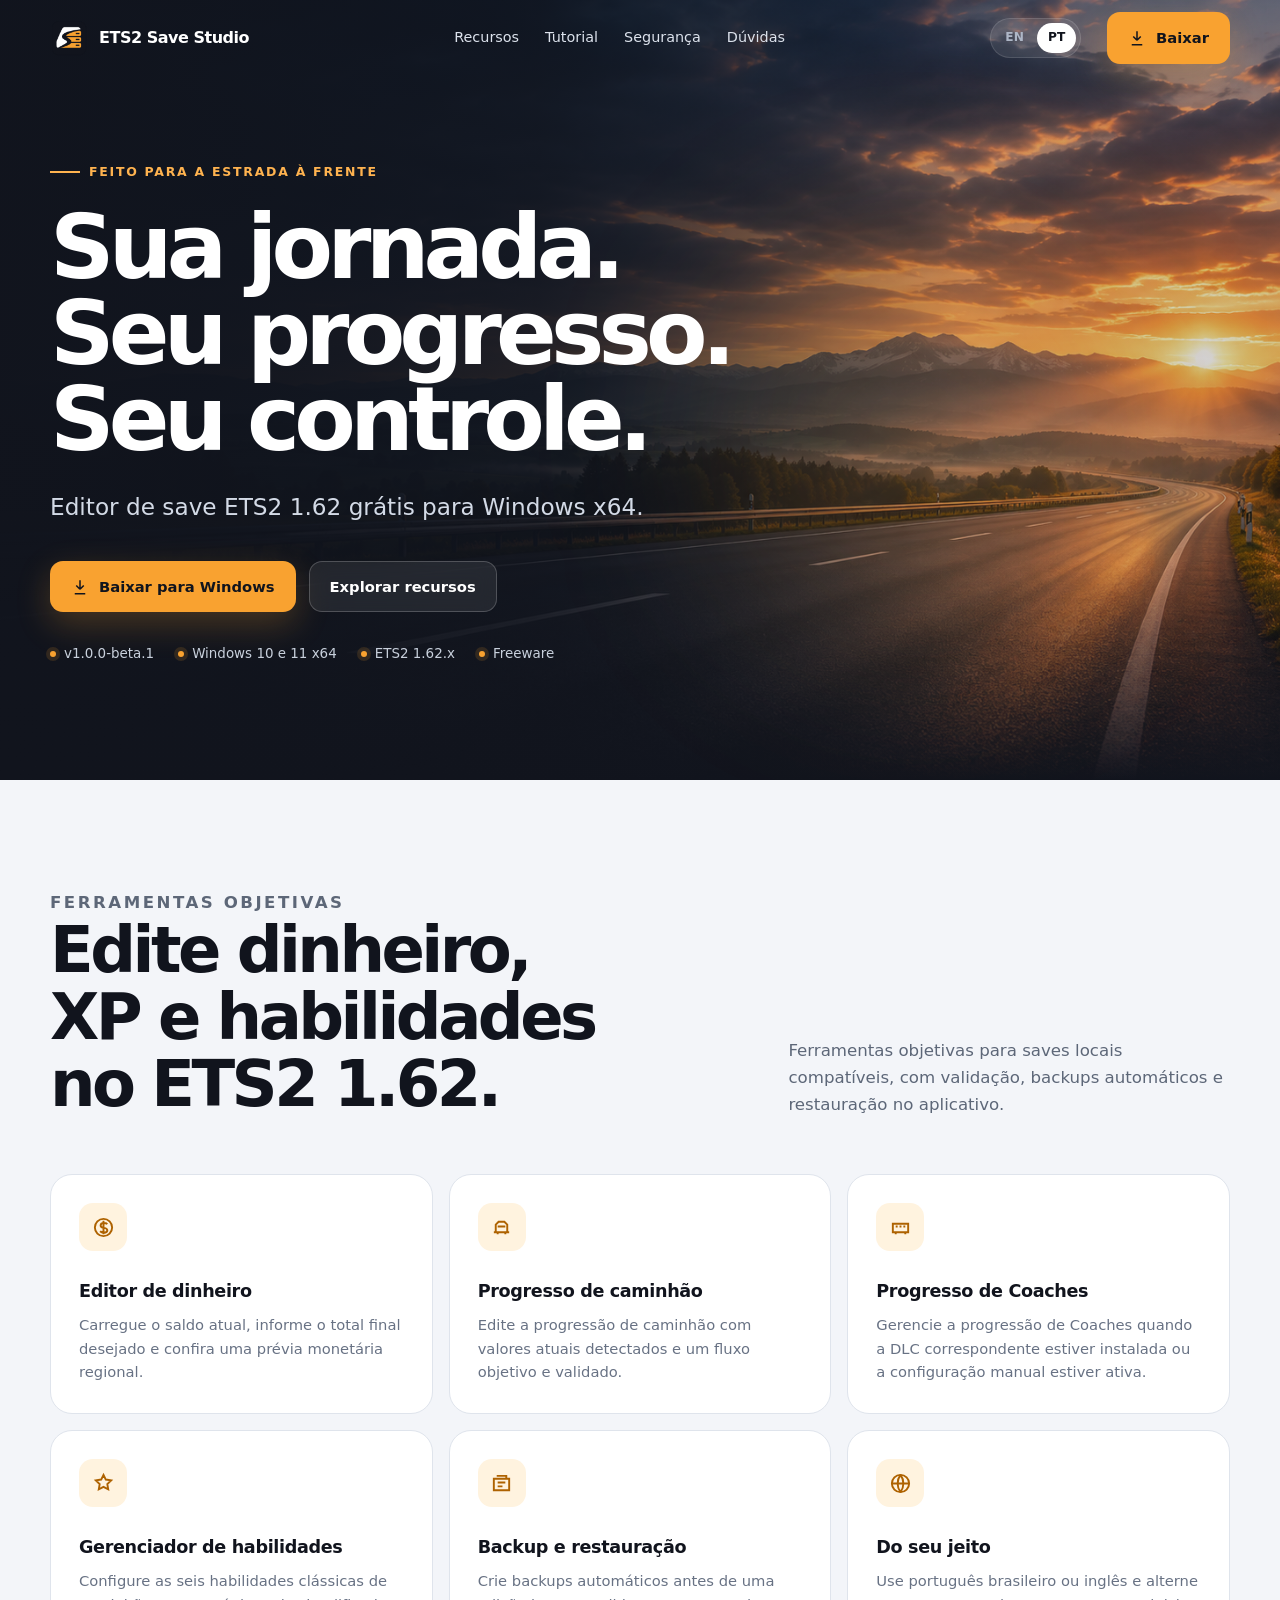
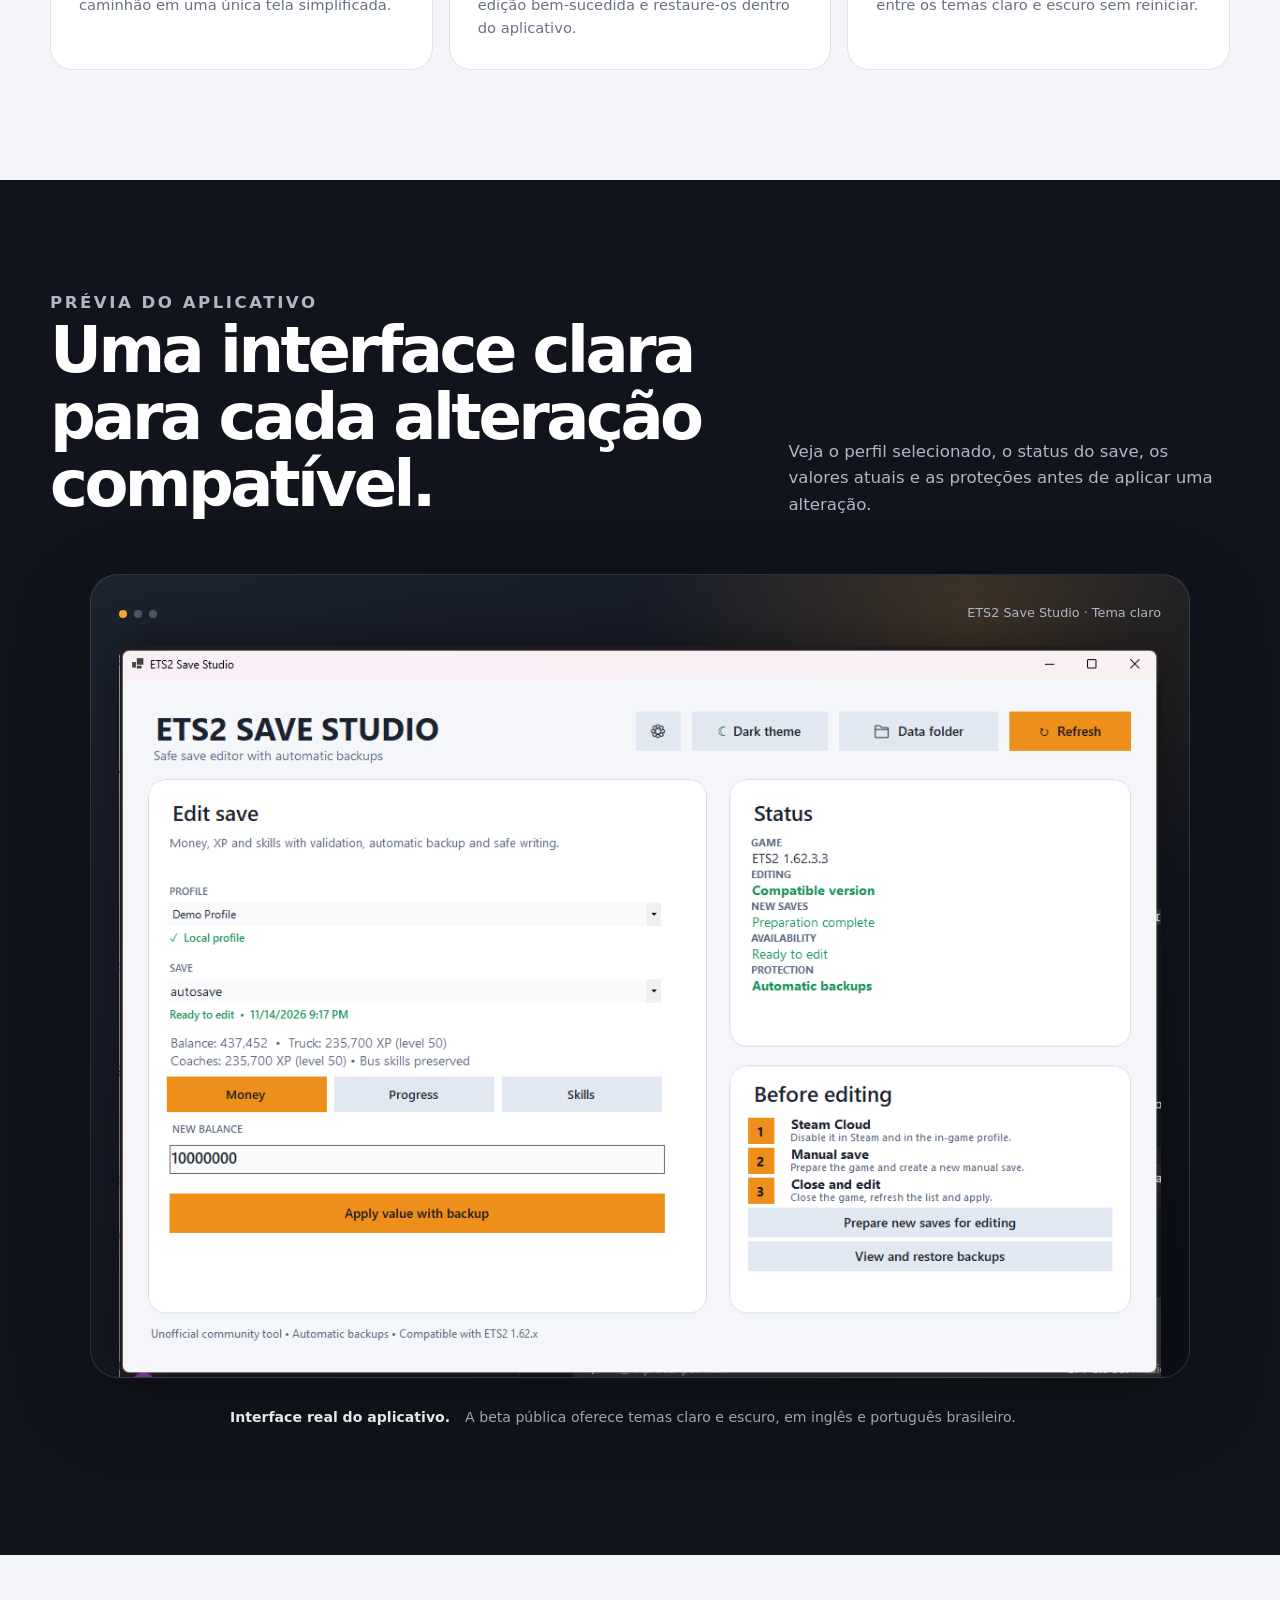
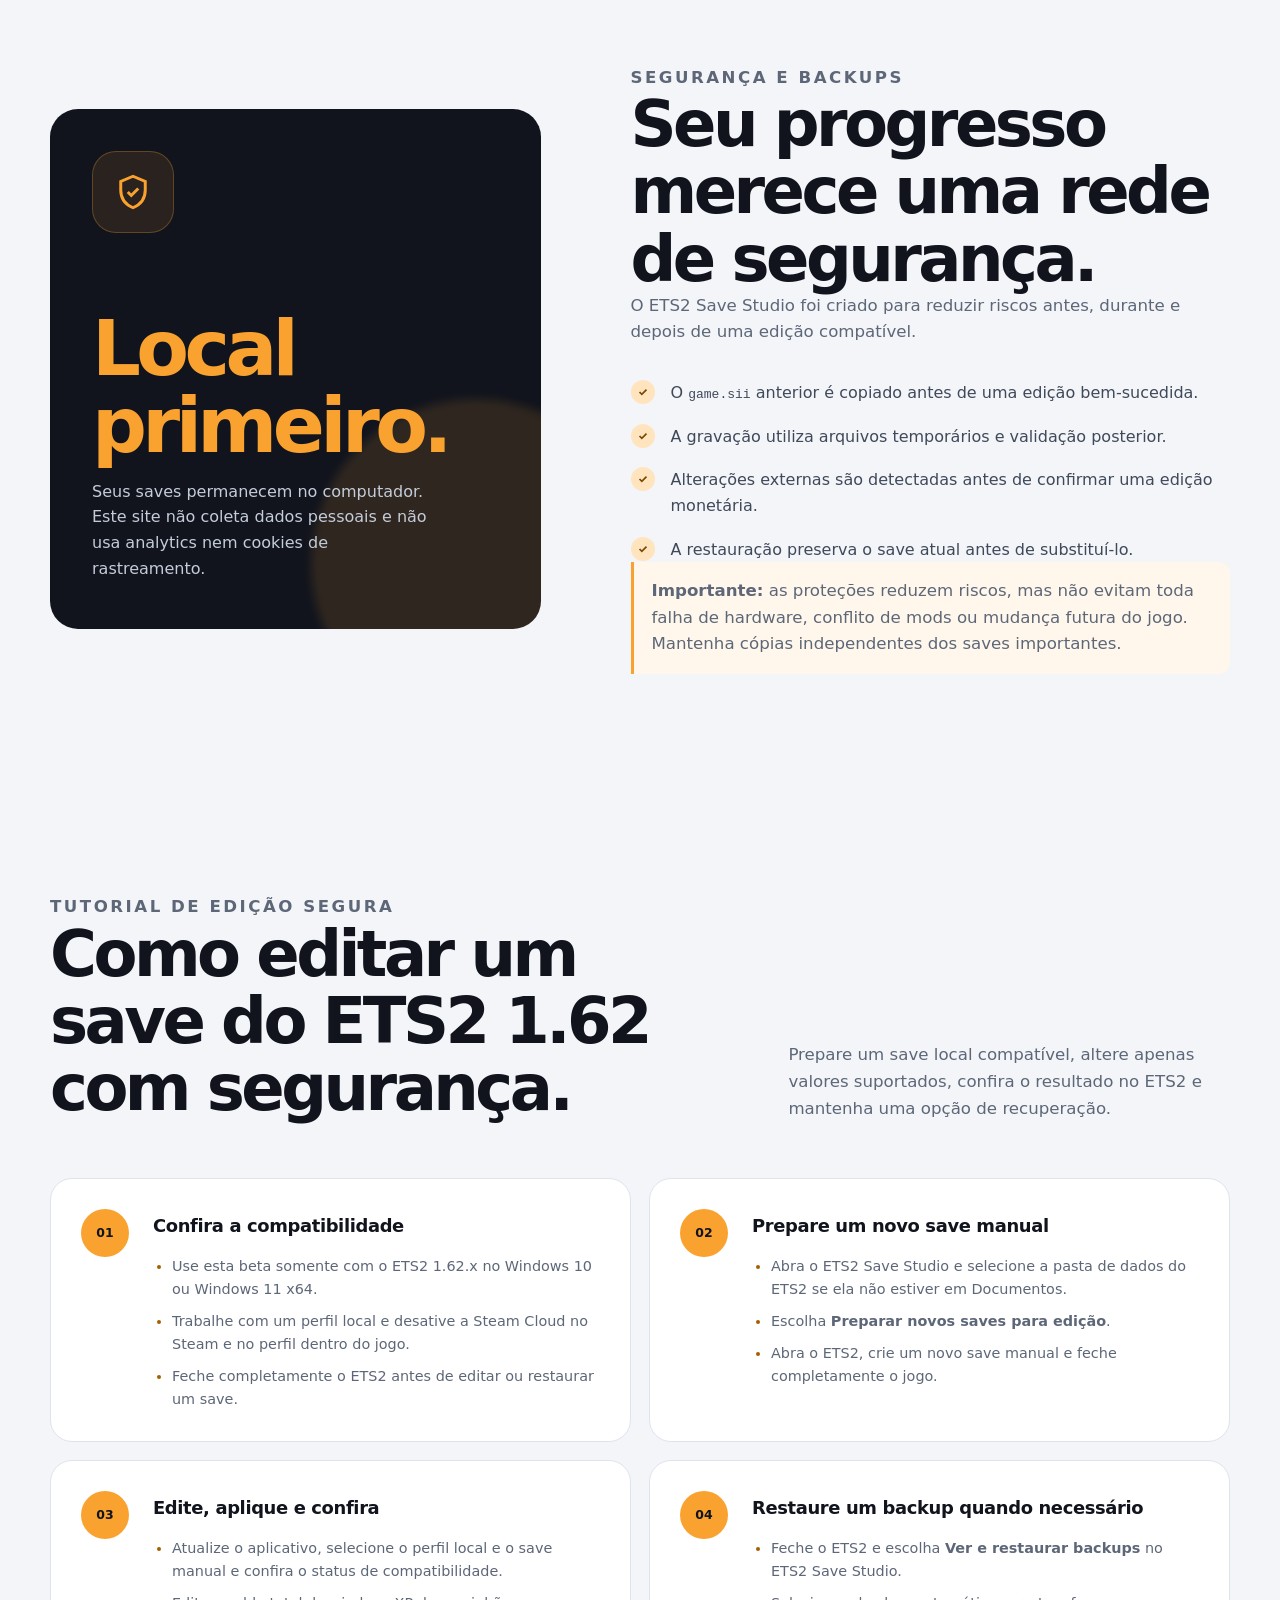
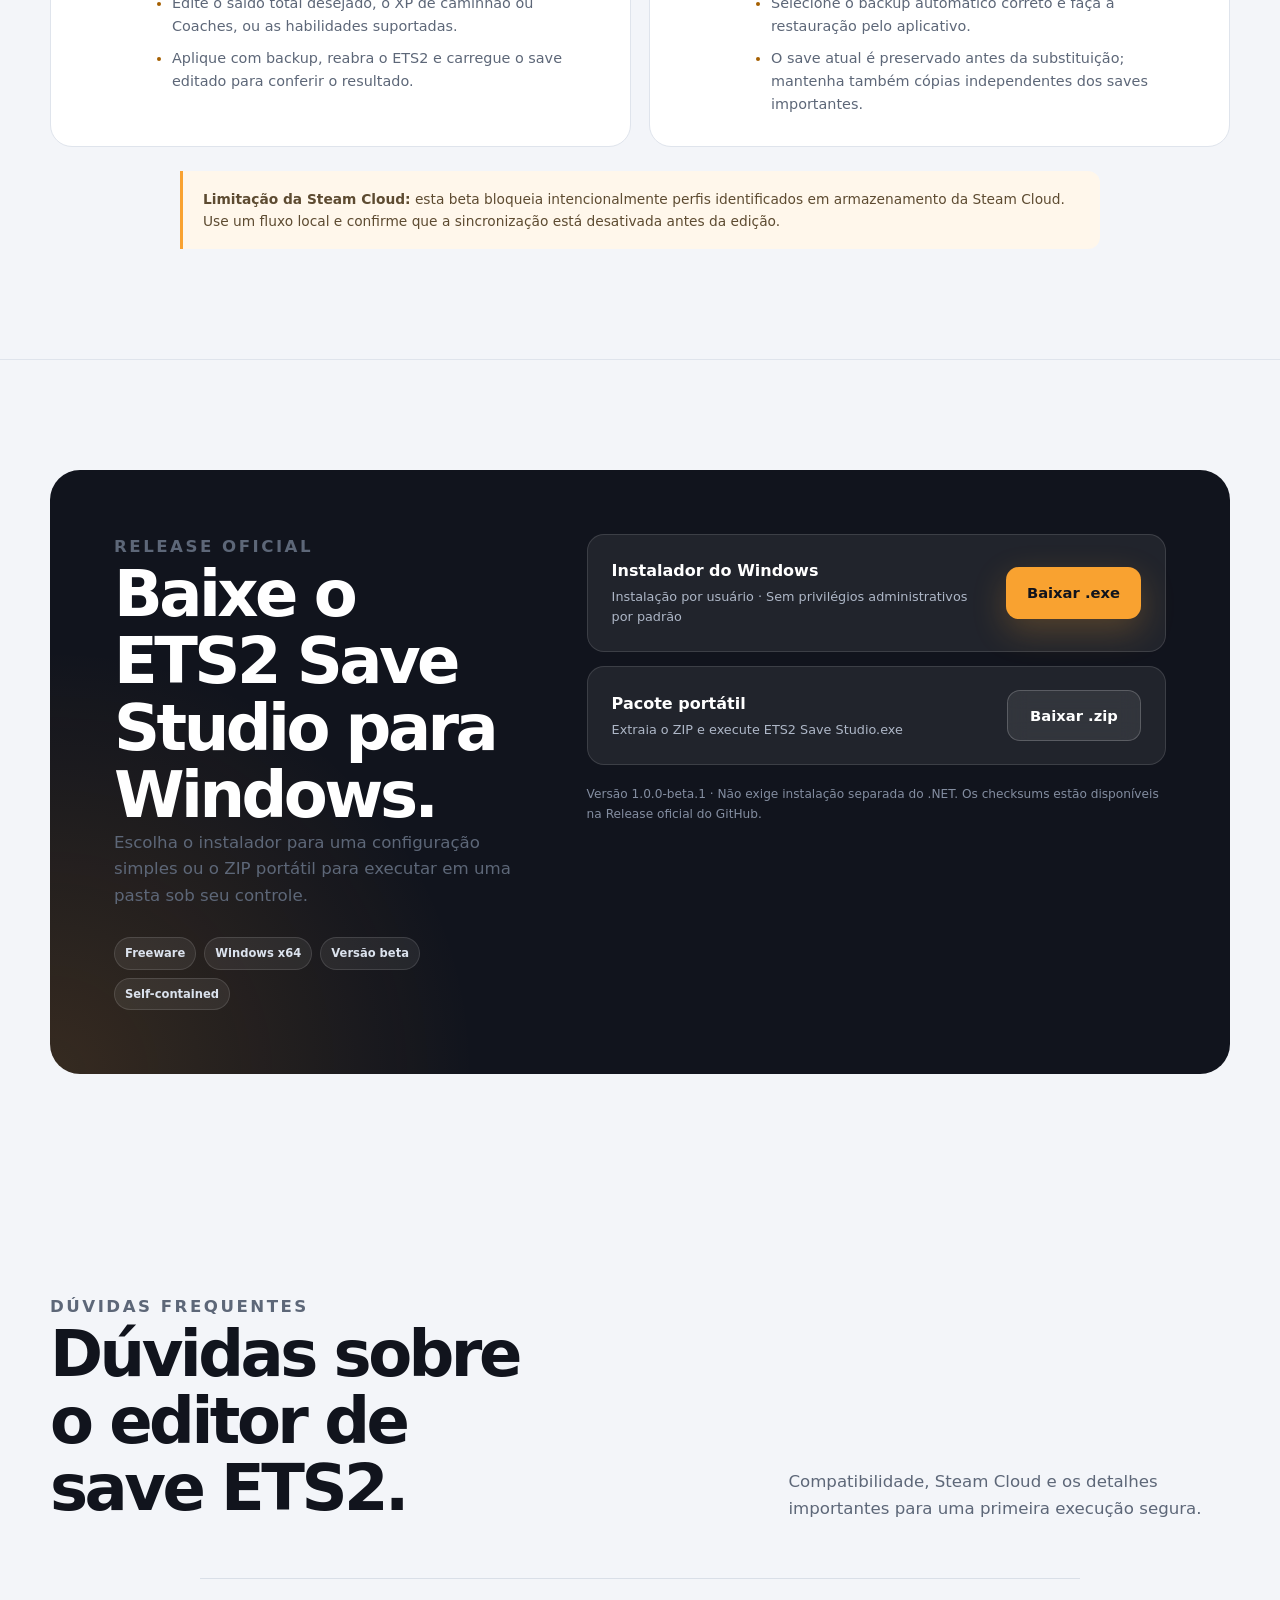
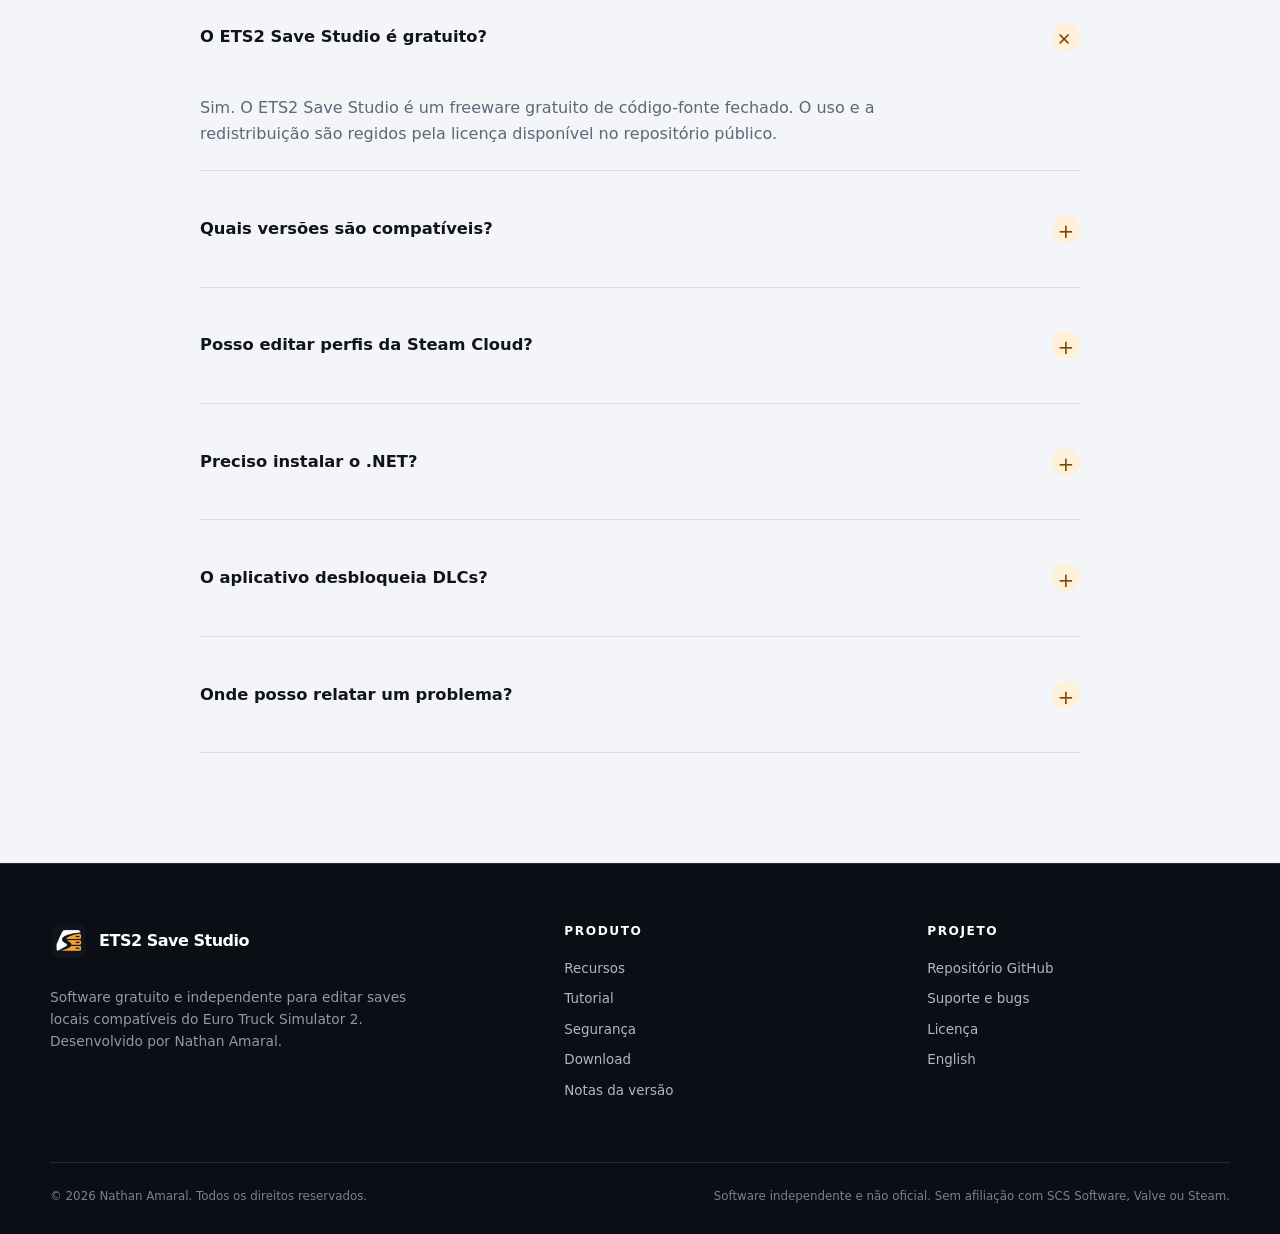
<file: site/pt-br/index.html>
<!DOCTYPE html>
<html lang="pt-BR">
<head>
  <meta charset="utf-8">
  <meta name="viewport" content="width=device-width, initial-scale=1">
  <title>Editor de Save ETS2 1.62 Grátis | ETS2 Save Studio</title>
  <meta name="description" content="Baixe o ETS2 Save Studio, editor de save ETS2 1.62 grátis para Windows x64. Edite dinheiro, XP e habilidades com backups automáticos e restauração.">
  <meta name="theme-color" content="#11141D">
  <meta name="color-scheme" content="dark light">
  <meta name="author" content="Nathan Amaral">
  <link rel="canonical" href="https://ets2.nathanamaral.com.br/pt-br/">
  <link rel="alternate" hreflang="en" href="https://ets2.nathanamaral.com.br/en/">
  <link rel="alternate" hreflang="pt-BR" href="https://ets2.nathanamaral.com.br/pt-br/">
  <link rel="alternate" hreflang="x-default" href="https://ets2.nathanamaral.com.br/en/">
  <link rel="icon" href="../assets/images/logo.png" type="image/png">
  <link rel="apple-touch-icon" href="../assets/images/logo.png">
  <link rel="stylesheet" href="../assets/css/styles.css">

  <meta property="og:type" content="website">
  <meta property="og:site_name" content="ETS2 Save Studio">
  <meta property="og:locale" content="pt_BR">
  <meta property="og:locale:alternate" content="en_US">
  <meta property="og:title" content="Editor de Save ETS2 1.62 Grátis | ETS2 Save Studio">
  <meta property="og:description" content="Edite dinheiro, XP e habilidades em saves locais do ETS2 1.62, com backups automáticos e restauração. Grátis para Windows x64.">
  <meta property="og:url" content="https://ets2.nathanamaral.com.br/pt-br/">
  <meta property="og:image" content="https://ets2.nathanamaral.com.br/assets/images/app-preview.png">
  <meta property="og:image:alt" content="Janela do aplicativo ETS2 Save Studio">
  <meta name="twitter:card" content="summary_large_image">
  <meta name="twitter:title" content="Editor de Save ETS2 1.62 Grátis | ETS2 Save Studio">
  <meta name="twitter:description" content="Edite dinheiro, XP e habilidades em saves locais do ETS2 1.62, com backups automáticos e restauração.">
  <meta name="twitter:image" content="https://ets2.nathanamaral.com.br/assets/images/app-preview.png">

  <script type="application/ld+json">
  {
    "@context": "https://schema.org",
    "@type": "SoftwareApplication",
    "name": "ETS2 Save Studio",
    "applicationCategory": "UtilitiesApplication",
    "operatingSystem": "Windows 10, Windows 11 (x64)",
    "softwareVersion": "1.0.0-beta.1",
    "description": "Editor de save ETS2 1.62 grátis para Windows x64, com edição de dinheiro, XP e habilidades, backups automáticos e restauração.",
    "url": "https://ets2.nathanamaral.com.br/pt-br/",
    "downloadUrl": "https://github.com/nathan5d/ets2-save-studio/releases/tag/v1.0.0-beta.1",
    "image": "https://ets2.nathanamaral.com.br/assets/images/app-preview.png",
    "author": { "@type": "Person", "name": "Nathan Amaral" },
    "softwareRequirements": "Euro Truck Simulator 2 1.62.x; perfil local com a Steam Cloud desativada",
    "inLanguage": ["pt-BR", "en"]
  }
  </script>
</head>
<body>
  <a class="skip-link" href="#main">Ir para o conteúdo</a>

  <header class="site-header" aria-label="Navegação principal">
    <div class="container nav-wrap">
      <a class="brand" href="#top" aria-label="Início do ETS2 Save Studio">
        <img src="../assets/images/logo.png" alt="" width="38" height="38">
        <span>ETS2 Save Studio</span>
      </a>
      <nav class="nav-links" id="main-menu" aria-label="Principal">
        <a href="#features">Recursos</a>
        <a href="#tutorial">Tutorial</a>
        <a href="#safety">Segurança</a>
        <a href="#faq">Dúvidas</a>
      </nav>
      <div class="nav-actions">
        <div class="language-switcher" role="group" aria-label="Idioma">
          <a href="../en/" data-language="en" lang="en">EN</a>
          <a href="../pt-br/" data-language="pt-br" aria-current="page" lang="pt-BR">PT</a>
        </div>
        <a class="button button-primary" href="#download">
          <svg aria-hidden="true" viewBox="0 0 24 24" fill="none" stroke="currentColor" stroke-width="2"><path d="M12 3v12m0 0 5-5m-5 5-5-5M5 21h14"/></svg>
          Baixar
        </a>
        <button class="menu-toggle" type="button" aria-expanded="false" aria-controls="main-menu" aria-label="Abrir menu de navegação"><span></span></button>
      </div>
    </div>
  </header>

  <main id="main">
    <section class="hero" id="top" aria-labelledby="hero-title">
      <div class="hero-glow" aria-hidden="true"></div>
      <div class="container">
        <div class="hero-content">
          <p class="eyebrow">Feito para a estrada à frente</p>
          <h1 id="hero-title">Sua jornada. Seu progresso. Seu controle.</h1>
          <p class="lead">Editor de save ETS2 1.62 grátis para Windows x64.</p>
          <div class="hero-actions">
            <a class="button button-primary" href="https://github.com/nathan5d/ets2-save-studio/releases/download/v1.0.0-beta.1/ETS2-Save-Studio-1.0.0-beta.1-Setup.exe">
              <svg aria-hidden="true" viewBox="0 0 24 24" fill="none" stroke="currentColor" stroke-width="2"><path d="M12 3v12m0 0 5-5m-5 5-5-5M5 21h14"/></svg>
              Baixar para Windows
            </a>
            <a class="button button-secondary" href="#features">Explorar recursos</a>
          </div>
          <ul class="hero-meta">
            <li>v1.0.0-beta.1</li>
            <li>Windows 10 e 11 x64</li>
            <li>ETS2 1.62.x</li>
            <li>Freeware</li>
          </ul>
        </div>
      </div>
    </section>

    <section class="section section-muted" id="features" aria-labelledby="features-title">
      <div class="container">
        <div class="section-head" data-reveal>
          <div>
            <p class="kicker">Ferramentas objetivas</p>
            <h2 id="features-title">Edite dinheiro, XP e habilidades no ETS2 1.62.</h2>
          </div>
          <p>Ferramentas objetivas para saves locais compatíveis, com validação, backups automáticos e restauração no aplicativo.</p>
        </div>
        <div class="feature-grid">
          <article class="feature-card" data-reveal>
            <div class="icon-box"><svg aria-hidden="true" viewBox="0 0 24 24" fill="none" stroke="currentColor" stroke-width="2"><circle cx="12" cy="12" r="9"/><path d="M16 8.5c-.8-.8-2-1.2-3.4-1.2-2 0-3.6 1-3.6 2.5 0 3.8 7 1.4 7 5.1 0 1.5-1.6 2.5-3.6 2.5-1.6 0-3-.5-4-1.4M12 5v14"/></svg></div>
            <h3>Editor de dinheiro</h3>
            <p>Carregue o saldo atual, informe o total final desejado e confira uma prévia monetária regional.</p>
          </article>
          <article class="feature-card" data-reveal>
            <div class="icon-box"><svg aria-hidden="true" viewBox="0 0 24 24" fill="none" stroke="currentColor" stroke-width="2"><path d="M4 17h16M6 17V9l3-3h6l3 3v8M8 17v2m8-2v2M8 11h8"/></svg></div>
            <h3>Progresso de caminhão</h3>
            <p>Edite a progressão de caminhão com valores atuais detectados e um fluxo objetivo e validado.</p>
          </article>
          <article class="feature-card" data-reveal>
            <div class="icon-box"><svg aria-hidden="true" viewBox="0 0 24 24" fill="none" stroke="currentColor" stroke-width="2"><path d="M4 17h16V8H4v9Zm3 0v2m10-2v2M7 11h2m2 0h2m2 0h2"/></svg></div>
            <h3>Progresso de Coaches</h3>
            <p>Gerencie a progressão de Coaches quando a DLC correspondente estiver instalada ou a configuração manual estiver ativa.</p>
          </article>
          <article class="feature-card" data-reveal>
            <div class="icon-box"><svg aria-hidden="true" viewBox="0 0 24 24" fill="none" stroke="currentColor" stroke-width="2"><path d="m12 3 2.4 4.9L20 8.7l-4 3.9.9 5.5-4.9-2.6-4.9 2.6.9-5.5-4-3.9 5.6-.8L12 3Z"/></svg></div>
            <h3>Gerenciador de habilidades</h3>
            <p>Configure as seis habilidades clássicas de caminhão em uma única tela simplificada.</p>
          </article>
          <article class="feature-card" data-reveal>
            <div class="icon-box"><svg aria-hidden="true" viewBox="0 0 24 24" fill="none" stroke="currentColor" stroke-width="2"><path d="M4 7h16v12H4zM7 4h10v3M8 11h8m-8 4h5"/></svg></div>
            <h3>Backup e restauração</h3>
            <p>Crie backups automáticos antes de uma edição bem-sucedida e restaure-os dentro do aplicativo.</p>
          </article>
          <article class="feature-card" data-reveal>
            <div class="icon-box"><svg aria-hidden="true" viewBox="0 0 24 24" fill="none" stroke="currentColor" stroke-width="2"><circle cx="12" cy="12" r="9"/><path d="M3 12h18M12 3a15 15 0 0 1 0 18M12 3a15 15 0 0 0 0 18"/></svg></div>
            <h3>Do seu jeito</h3>
            <p>Use português brasileiro ou inglês e alterne entre os temas claro e escuro sem reiniciar.</p>
          </article>
        </div>
      </div>
    </section>

    <section class="section" id="preview" aria-labelledby="preview-title">
      <div class="container">
        <div class="section-head" data-reveal>
          <div>
            <p class="kicker">Prévia do aplicativo</p>
            <h2 id="preview-title">Uma interface clara para cada alteração compatível.</h2>
          </div>
          <p>Veja o perfil selecionado, o status do save, os valores atuais e as proteções antes de aplicar uma alteração.</p>
        </div>
        <figure data-reveal>
          <div class="preview-stage">
            <div class="preview-toolbar" aria-hidden="true"><div class="window-dots"><span></span><span></span><span></span></div><span>ETS2 Save Studio · Tema claro</span></div>
            <img src="../assets/images/app-preview.png" alt="Tema claro do ETS2 Save Studio mostrando perfil local, editor de dinheiro, status de compatibilidade e controles de backup automático" width="1113" height="781" loading="lazy">
          </div>
          <figcaption class="preview-caption"><strong>Interface real do aplicativo.</strong><span>A beta pública oferece temas claro e escuro, em inglês e português brasileiro.</span></figcaption>
        </figure>
      </div>
    </section>

    <section class="section section-muted" id="safety" aria-labelledby="safety-title">
      <div class="container split">
        <div class="safety-visual" data-reveal>
          <div class="shield"><svg aria-hidden="true" viewBox="0 0 24 24" fill="none" stroke="currentColor" stroke-width="1.7"><path d="M12 3 5 6v5c0 4.8 2.8 8.2 7 10 4.2-1.8 7-5.2 7-10V6l-7-3Z"/><path d="m9 12 2 2 4-4"/></svg></div>
          <div class="safety-stat"><strong>Local primeiro.</strong><span>Seus saves permanecem no computador. Este site não coleta dados pessoais e não usa analytics nem cookies de rastreamento.</span></div>
        </div>
        <div class="split-copy" data-reveal>
          <p class="kicker">Segurança e backups</p>
          <h2 id="safety-title">Seu progresso merece uma rede de segurança.</h2>
          <p>O ETS2 Save Studio foi criado para reduzir riscos antes, durante e depois de uma edição compatível.</p>
          <ul class="check-list">
            <li><svg aria-hidden="true" viewBox="0 0 24 24" fill="none" stroke="currentColor" stroke-width="3"><path d="m6 12 4 4 8-8"/></svg><span>O <code>game.sii</code> anterior é copiado antes de uma edição bem-sucedida.</span></li>
            <li><svg aria-hidden="true" viewBox="0 0 24 24" fill="none" stroke="currentColor" stroke-width="3"><path d="m6 12 4 4 8-8"/></svg><span>A gravação utiliza arquivos temporários e validação posterior.</span></li>
            <li><svg aria-hidden="true" viewBox="0 0 24 24" fill="none" stroke="currentColor" stroke-width="3"><path d="m6 12 4 4 8-8"/></svg><span>Alterações externas são detectadas antes de confirmar uma edição monetária.</span></li>
            <li><svg aria-hidden="true" viewBox="0 0 24 24" fill="none" stroke="currentColor" stroke-width="3"><path d="m6 12 4 4 8-8"/></svg><span>A restauração preserva o save atual antes de substituí-lo.</span></li>
          </ul>
          <p class="note"><strong>Importante:</strong> as proteções reduzem riscos, mas não evitam toda falha de hardware, conflito de mods ou mudança futura do jogo. Mantenha cópias independentes dos saves importantes.</p>
        </div>
      </div>
    </section>

    <section class="section section-muted tutorial-section" id="tutorial" aria-labelledby="tutorial-title">
      <div class="container">
        <div class="section-head" data-reveal>
          <div><p class="kicker">Tutorial de edição segura</p><h2 id="tutorial-title">Como editar um save do ETS2 1.62 com segurança.</h2></div>
          <p>Prepare um save local compatível, altere apenas valores suportados, confira o resultado no ETS2 e mantenha uma opção de recuperação.</p>
        </div>
        <div class="tutorial-grid">
          <article class="tutorial-card" data-reveal>
            <span class="tutorial-number" aria-hidden="true">01</span>
            <div>
              <h3>Confira a compatibilidade</h3>
              <ul class="tutorial-list">
                <li>Use esta beta somente com o ETS2 1.62.x no Windows 10 ou Windows 11 x64.</li>
                <li>Trabalhe com um perfil local e desative a Steam Cloud no Steam e no perfil dentro do jogo.</li>
                <li>Feche completamente o ETS2 antes de editar ou restaurar um save.</li>
              </ul>
            </div>
          </article>
          <article class="tutorial-card" data-reveal>
            <span class="tutorial-number" aria-hidden="true">02</span>
            <div>
              <h3>Prepare um novo save manual</h3>
              <ul class="tutorial-list">
                <li>Abra o ETS2 Save Studio e selecione a pasta de dados do ETS2 se ela não estiver em Documentos.</li>
                <li>Escolha <strong>Preparar novos saves para edição</strong>.</li>
                <li>Abra o ETS2, crie um novo save manual e feche completamente o jogo.</li>
              </ul>
            </div>
          </article>
          <article class="tutorial-card" data-reveal>
            <span class="tutorial-number" aria-hidden="true">03</span>
            <div>
              <h3>Edite, aplique e confira</h3>
              <ul class="tutorial-list">
                <li>Atualize o aplicativo, selecione o perfil local e o save manual e confira o status de compatibilidade.</li>
                <li>Edite o saldo total desejado, o XP de caminhão ou Coaches, ou as habilidades suportadas.</li>
                <li>Aplique com backup, reabra o ETS2 e carregue o save editado para conferir o resultado.</li>
              </ul>
            </div>
          </article>
          <article class="tutorial-card" data-reveal>
            <span class="tutorial-number" aria-hidden="true">04</span>
            <div>
              <h3>Restaure um backup quando necessário</h3>
              <ul class="tutorial-list">
                <li>Feche o ETS2 e escolha <strong>Ver e restaurar backups</strong> no ETS2 Save Studio.</li>
                <li>Selecione o backup automático correto e faça a restauração pelo aplicativo.</li>
                <li>O save atual é preservado antes da substituição; mantenha também cópias independentes dos saves importantes.</li>
              </ul>
            </div>
          </article>
        </div>
        <p class="tutorial-note" data-reveal><strong>Limitação da Steam Cloud:</strong> esta beta bloqueia intencionalmente perfis identificados em armazenamento da Steam Cloud. Use um fluxo local e confirme que a sincronização está desativada antes da edição.</p>
      </div>
    </section>

    <section class="section section-muted" id="download" aria-labelledby="download-title">
      <div class="container">
        <div class="download-panel" data-reveal>
          <div class="download-copy">
            <p class="kicker">Release oficial</p>
            <h2 id="download-title">Baixe o ETS2 Save Studio para Windows.</h2>
            <p>Escolha o instalador para uma configuração simples ou o ZIP portátil para executar em uma pasta sob seu controle.</p>
            <div class="download-badges"><span class="badge">Freeware</span><span class="badge">Windows x64</span><span class="badge">Versão beta</span><span class="badge">Self-contained</span></div>
          </div>
          <div>
            <div class="download-options">
              <article class="download-card"><div><h3>Instalador do Windows</h3><p>Instalação por usuário · Sem privilégios administrativos por padrão</p></div><a class="button button-primary" href="https://github.com/nathan5d/ets2-save-studio/releases/download/v1.0.0-beta.1/ETS2-Save-Studio-1.0.0-beta.1-Setup.exe">Baixar .exe</a></article>
              <article class="download-card"><div><h3>Pacote portátil</h3><p>Extraia o ZIP e execute ETS2 Save Studio.exe</p></div><a class="button button-secondary" href="https://github.com/nathan5d/ets2-save-studio/releases/download/v1.0.0-beta.1/ETS2-Save-Studio-1.0.0-beta.1-win-x64.zip">Baixar .zip</a></article>
            </div>
            <p class="download-footnote">Versão 1.0.0-beta.1 · Não exige instalação separada do .NET. Os checksums estão disponíveis na Release oficial do GitHub.</p>
          </div>
        </div>
      </div>
    </section>

    <section class="section section-muted" id="faq" aria-labelledby="faq-title">
      <div class="container">
        <div class="section-head" data-reveal><div><p class="kicker">Dúvidas frequentes</p><h2 id="faq-title">Dúvidas sobre o editor de save ETS2.</h2></div><p>Compatibilidade, Steam Cloud e os detalhes importantes para uma primeira execução segura.</p></div>
        <div class="faq-list" data-reveal>
          <article class="faq-item"><h3><button class="faq-question" type="button" aria-expanded="true" aria-controls="faq-pt-1"><span>O ETS2 Save Studio é gratuito?</span><span aria-hidden="true">+</span></button></h3><div class="faq-answer" id="faq-pt-1"><p>Sim. O ETS2 Save Studio é um freeware gratuito de código-fonte fechado. O uso e a redistribuição são regidos pela licença disponível no repositório público.</p></div></article>
          <article class="faq-item"><h3><button class="faq-question" type="button" aria-expanded="false" aria-controls="faq-pt-2"><span>Quais versões são compatíveis?</span><span aria-hidden="true">+</span></button></h3><div class="faq-answer" id="faq-pt-2" hidden><p>Esta beta foi homologada para Euro Truck Simulator 2 1.62.x no Windows 10 ou Windows 11 x64. A edição é bloqueada intencionalmente em versões do jogo não homologadas.</p></div></article>
          <article class="faq-item"><h3><button class="faq-question" type="button" aria-expanded="false" aria-controls="faq-pt-3"><span>Posso editar perfis da Steam Cloud?</span><span aria-hidden="true">+</span></button></h3><div class="faq-answer" id="faq-pt-3" hidden><p>Não. Perfis da Steam Cloud não podem ser editados com segurança nesta versão. Desative a sincronização no Steam e no perfil dentro do jogo e trabalhe com um save local.</p></div></article>
          <article class="faq-item"><h3><button class="faq-question" type="button" aria-expanded="false" aria-controls="faq-pt-4"><span>Preciso instalar o .NET?</span><span aria-hidden="true">+</span></button></h3><div class="faq-answer" id="faq-pt-4" hidden><p>Não. Os pacotes instalável e portátil são self-contained, então não é necessário instalar o .NET separadamente.</p></div></article>
          <article class="faq-item"><h3><button class="faq-question" type="button" aria-expanded="false" aria-controls="faq-pt-5"><span>O aplicativo desbloqueia DLCs?</span><span aria-hidden="true">+</span></button></h3><div class="faq-answer" id="faq-pt-5" hidden><p>Não. O aplicativo não compra, ativa ou desbloqueia DLCs. A detecção de Coaches depende da DLC instalada ou da configuração manual do aplicativo.</p></div></article>
          <article class="faq-item"><h3><button class="faq-question" type="button" aria-expanded="false" aria-controls="faq-pt-6"><span>Onde posso relatar um problema?</span><span aria-hidden="true">+</span></button></h3><div class="faq-answer" id="faq-pt-6" hidden><p>Use o GitHub Issues no repositório público. Informe as versões do aplicativo, ETS2 e Windows e a mensagem de erro exata, mas não envie saves pessoais ou caminhos privados.</p></div></article>
        </div>
      </div>
    </section>
  </main>

  <footer class="site-footer">
    <div class="container">
      <div class="footer-grid">
        <div class="footer-brand"><a class="brand" href="#top"><img src="../assets/images/logo.png" alt="" width="38" height="38"><span>ETS2 Save Studio</span></a><p>Software gratuito e independente para editar saves locais compatíveis do Euro Truck Simulator 2. Desenvolvido por Nathan Amaral.</p></div>
        <div class="footer-column"><h2>Produto</h2><a href="#features">Recursos</a><a href="#tutorial">Tutorial</a><a href="#safety">Segurança</a><a href="#download">Download</a><a href="https://github.com/nathan5d/ets2-save-studio/releases/tag/v1.0.0-beta.1">Notas da versão</a></div>
        <div class="footer-column"><h2>Projeto</h2><a href="https://github.com/nathan5d/ets2-save-studio">Repositório GitHub</a><a href="https://github.com/nathan5d/ets2-save-studio/issues">Suporte e bugs</a><a href="https://github.com/nathan5d/ets2-save-studio/blob/main/LICENSE.pt-BR.txt">Licença</a><a href="../en/" data-language="en" lang="en">English</a></div>
      </div>
      <div class="footer-bottom"><span>© 2026 Nathan Amaral. Todos os direitos reservados.</span><span>Software independente e não oficial. Sem afiliação com SCS Software, Valve ou Steam.</span></div>
    </div>
  </footer>

  <script src="../assets/js/main.js" defer></script>
</body>
</html>
</file>
<file: site/assets/css/styles.css>
:root {
  --navy: #11141d;
  --navy-2: #181d29;
  --navy-3: #202737;
  --orange: #f9a230;
  --orange-2: #ffb34f;
  --white: #ffffff;
  --mist: #f3f5f9;
  --muted: #aeb7c7;
  --line: rgba(255, 255, 255, 0.12);
  --max: 1180px;
  --radius: 22px;
  --shadow: 0 24px 80px rgba(0, 0, 0, 0.28);
}

* {
  box-sizing: border-box;
}

html {
  scroll-behavior: smooth;
  scroll-padding-top: 88px;
}

body {
  margin: 0;
  color: var(--white);
  background: var(--navy);
  font-family: Inter, ui-sans-serif, system-ui, -apple-system, BlinkMacSystemFont, "Segoe UI", sans-serif;
  line-height: 1.6;
  -webkit-font-smoothing: antialiased;
}

body.menu-open {
  overflow: hidden;
}

main,
.site-footer {
  transition: opacity 0.18s ease, filter 0.18s ease;
}

body.language-changing main,
body.language-changing .site-footer {
  opacity: 0.62;
  filter: saturate(0.72);
}

img {
  display: block;
  max-width: 100%;
}

.sr-only {
  position: absolute;
  width: 1px;
  height: 1px;
  padding: 0;
  overflow: hidden;
  clip: rect(0, 0, 0, 0);
  white-space: nowrap;
  border: 0;
}

a {
  color: inherit;
}

button,
a {
  -webkit-tap-highlight-color: transparent;
}

:focus-visible {
  outline: 3px solid var(--orange);
  outline-offset: 4px;
}

.skip-link {
  position: fixed;
  z-index: 999;
  top: 12px;
  left: 12px;
  padding: 10px 16px;
  color: var(--navy);
  background: var(--white);
  border-radius: 10px;
  transform: translateY(-160%);
  transition: transform 0.2s ease;
}

.skip-link:focus {
  transform: translateY(0);
}

.container {
  width: min(calc(100% - 40px), var(--max));
  margin-inline: auto;
}

.site-header {
  position: fixed;
  z-index: 100;
  inset: 0 0 auto;
  border-bottom: 1px solid transparent;
  transition: background 0.25s ease, border-color 0.25s ease, backdrop-filter 0.25s ease;
}

.site-header.scrolled {
  background: rgba(17, 20, 29, 0.9);
  border-color: var(--line);
  backdrop-filter: blur(18px);
}

.nav-wrap {
  display: flex;
  min-height: 76px;
  align-items: center;
  justify-content: space-between;
  gap: 28px;
}

.brand {
  display: inline-flex;
  align-items: center;
  gap: 11px;
  text-decoration: none;
  font-weight: 800;
  letter-spacing: -0.03em;
}

.brand img {
  width: 38px;
  height: 38px;
  border-radius: 10px;
}

.nav-links,
.nav-actions {
  display: flex;
  align-items: center;
  gap: 26px;
}

.nav-links a {
  color: #dce2ec;
  font-size: 0.9rem;
  text-decoration: none;
  transition: color 0.2s ease;
}

.nav-links a:hover {
  color: var(--white);
}

.language-switcher {
  display: inline-flex;
  gap: 3px;
  padding: 4px;
  background: rgba(255, 255, 255, 0.08);
  border: 1px solid var(--line);
  border-radius: 999px;
  transition: border-color 0.2s ease, background 0.2s ease;
}

.language-switcher a {
  position: relative;
  min-width: 39px;
  padding: 5px 9px;
  color: var(--muted);
  border-radius: 999px;
  font-size: 0.76rem;
  font-weight: 800;
  text-align: center;
  text-decoration: none;
  transition: color 0.18s ease, background 0.18s ease, opacity 0.18s ease, transform 0.18s ease;
}

.language-switcher a[aria-current="page"] {
  color: var(--navy);
  background: var(--white);
}

.language-switcher a:hover {
  color: var(--white);
}

.language-switcher.is-switching {
  background: rgba(249, 162, 48, 0.13);
  border-color: rgba(249, 162, 48, 0.48);
  pointer-events: none;
}

.language-switcher.is-switching a:not(.is-loading) {
  opacity: 0.4;
}

.language-switcher a.is-loading {
  color: transparent;
  background: var(--orange);
  transform: scale(0.96);
}

.language-switcher a.is-loading::after {
  position: absolute;
  top: 50%;
  left: 50%;
  width: 12px;
  height: 12px;
  border: 2px solid rgba(17, 20, 29, 0.28);
  border-top-color: var(--navy);
  border-radius: 50%;
  content: "";
  transform: translate(-50%, -50%);
  animation: language-spinner 0.58s linear infinite;
}

@keyframes language-spinner {
  to {
    transform: translate(-50%, -50%) rotate(360deg);
  }
}

.menu-toggle {
  display: none;
  width: 44px;
  height: 44px;
  padding: 10px;
  color: var(--white);
  background: transparent;
  border: 1px solid var(--line);
  border-radius: 12px;
  cursor: pointer;
}

.menu-toggle span,
.menu-toggle::before,
.menu-toggle::after {
  display: block;
  width: 100%;
  height: 2px;
  content: "";
  background: currentColor;
  border-radius: 2px;
  transition: transform 0.2s ease, opacity 0.2s ease;
}

.menu-toggle span {
  margin: 5px 0;
}

.menu-toggle[aria-expanded="true"] span {
  opacity: 0;
}

.menu-toggle[aria-expanded="true"]::before {
  transform: translateY(7px) rotate(45deg);
}

.menu-toggle[aria-expanded="true"]::after {
  transform: translateY(-7px) rotate(-45deg);
}

.hero {
  position: relative;
  display: grid;
  min-height: 780px;
  align-items: center;
  overflow: hidden;
  isolation: isolate;
}

.hero::before {
  position: absolute;
  z-index: -3;
  inset: 0;
  content: "";
  background: url("../images/hero-road.png") 66% 50% / cover no-repeat;
}

.hero::after {
  position: absolute;
  z-index: -2;
  inset: 0;
  content: "";
  background:
    linear-gradient(90deg, rgba(17, 20, 29, 0.98) 0%, rgba(17, 20, 29, 0.83) 42%, rgba(17, 20, 29, 0.18) 75%),
    linear-gradient(0deg, var(--navy) 0%, transparent 28%);
}

.hero-glow {
  position: absolute;
  z-index: -1;
  right: 12%;
  bottom: 16%;
  width: 420px;
  height: 420px;
  background: rgba(249, 162, 48, 0.12);
  border-radius: 50%;
  filter: blur(90px);
}

.hero-content {
  max-width: 720px;
  padding-block: 150px 110px;
}

.eyebrow {
  display: inline-flex;
  align-items: center;
  gap: 9px;
  margin: 0 0 22px;
  color: var(--orange-2);
  font-size: 0.78rem;
  font-weight: 800;
  letter-spacing: 0.14em;
  text-transform: uppercase;
}

.eyebrow::before {
  width: 30px;
  height: 2px;
  content: "";
  background: currentColor;
}

.hero h1 {
  max-width: 720px;
  margin: 0;
  font-size: clamp(3.5rem, 7vw, 6.7rem);
  line-height: 0.96;
  letter-spacing: -0.065em;
  text-wrap: balance;
}

.hero .lead {
  max-width: 600px;
  margin: 28px 0 0;
  color: #d3dae6;
  font-size: clamp(1.15rem, 2vw, 1.45rem);
  line-height: 1.5;
}

.hero-actions {
  display: flex;
  flex-wrap: wrap;
  gap: 13px;
  margin-top: 36px;
}

.button {
  display: inline-flex;
  min-height: 50px;
  align-items: center;
  justify-content: center;
  gap: 10px;
  padding: 13px 20px;
  border: 1px solid transparent;
  border-radius: 13px;
  font-size: 0.92rem;
  font-weight: 800;
  text-decoration: none;
  transition: transform 0.2s ease, background 0.2s ease, border-color 0.2s ease;
}

.button:hover {
  transform: translateY(-2px);
}

.button-primary {
  color: var(--navy);
  background: var(--orange);
  box-shadow: 0 12px 34px rgba(249, 162, 48, 0.24);
}

.button-primary:hover {
  background: var(--orange-2);
}

.button-secondary {
  color: var(--white);
  background: rgba(255, 255, 255, 0.08);
  border-color: rgba(255, 255, 255, 0.2);
  backdrop-filter: blur(10px);
}

.button-secondary:hover {
  background: rgba(255, 255, 255, 0.13);
}

.button svg {
  width: 18px;
  height: 18px;
}

.hero-meta {
  display: flex;
  flex-wrap: wrap;
  gap: 12px 24px;
  margin: 31px 0 0;
  padding: 0;
  color: #c8d0dc;
  list-style: none;
  font-size: 0.84rem;
}

.hero-meta li {
  display: flex;
  align-items: center;
  gap: 8px;
}

.hero-meta li::before {
  width: 6px;
  height: 6px;
  content: "";
  background: var(--orange);
  border-radius: 50%;
  box-shadow: 0 0 0 4px rgba(249, 162, 48, 0.14);
}

.section {
  padding-block: 110px;
}

.section-muted {
  background: var(--mist);
  color: var(--navy);
}

.section-head {
  display: grid;
  grid-template-columns: minmax(0, 0.82fr) minmax(280px, 0.55fr);
  align-items: end;
  gap: 80px;
  margin-bottom: 56px;
}

.section-head h2,
.split-copy h2,
.download-copy h2 {
  margin: 0;
  font-size: clamp(2.35rem, 5vw, 4.3rem);
  line-height: 1.05;
  letter-spacing: -0.055em;
  text-wrap: balance;
}

.section-head p,
.split-copy > p,
.download-copy > p {
  margin: 0;
  color: #5d6778;
  font-size: 1.04rem;
}

.section:not(.section-muted) .section-head p,
.section:not(.section-muted) .split-copy > p,
.section:not(.section-muted) .download-copy > p {
  color: var(--muted);
}

.kicker {
  margin: 0 0 15px;
  color: #a55f00;
  font-size: 0.76rem;
  font-weight: 900;
  letter-spacing: 0.15em;
  text-transform: uppercase;
}

.section:not(.section-muted) .kicker {
  color: var(--orange);
}

.feature-grid {
  display: grid;
  grid-template-columns: repeat(3, 1fr);
  gap: 16px;
}

.feature-card {
  min-height: 240px;
  padding: 28px;
  background: var(--white);
  border: 1px solid #dfe4ec;
  border-radius: var(--radius);
  transition: transform 0.24s ease, box-shadow 0.24s ease, border-color 0.24s ease;
}

.feature-card:hover {
  border-color: rgba(249, 162, 48, 0.55);
  box-shadow: 0 18px 50px rgba(17, 20, 29, 0.1);
  transform: translateY(-4px);
}

.icon-box {
  display: grid;
  width: 48px;
  height: 48px;
  margin-bottom: 26px;
  color: #ae6200;
  background: #fff3df;
  border-radius: 14px;
  place-items: center;
}

.icon-box svg {
  width: 23px;
  height: 23px;
}

.feature-card h3 {
  margin: 0 0 8px;
  font-size: 1.1rem;
  letter-spacing: -0.02em;
}

.feature-card p {
  margin: 0;
  color: #687284;
  font-size: 0.92rem;
}

.preview-stage {
  position: relative;
  padding: 28px 28px 0;
  overflow: hidden;
  background:
    radial-gradient(circle at 80% 5%, rgba(249, 162, 48, 0.18), transparent 28%),
    linear-gradient(145deg, #1c2230, #0c0f16);
  border: 1px solid var(--line);
  border-radius: 28px;
  box-shadow: var(--shadow);
}

.preview-toolbar {
  display: flex;
  align-items: center;
  justify-content: space-between;
  gap: 20px;
  margin-bottom: 22px;
  color: var(--muted);
  font-size: 0.8rem;
}

.window-dots {
  display: flex;
  gap: 7px;
}

.window-dots span {
  width: 8px;
  height: 8px;
  background: rgba(255, 255, 255, 0.23);
  border-radius: 50%;
}

.window-dots span:first-child {
  background: var(--orange);
}

.preview-stage img {
  width: 100%;
  height: auto;
  border-radius: 12px 12px 0 0;
  box-shadow: 0 -2px 46px rgba(0, 0, 0, 0.4);
}

.preview-caption {
  display: flex;
  max-width: 820px;
  align-items: flex-start;
  gap: 15px;
  margin: 28px auto 0;
  color: var(--muted);
  font-size: 0.88rem;
}

.preview-caption strong {
  color: var(--white);
}

.split {
  display: grid;
  grid-template-columns: 0.9fr 1.1fr;
  align-items: center;
  gap: 90px;
}

.safety-visual {
  position: relative;
  min-height: 520px;
  padding: 42px;
  overflow: hidden;
  color: var(--white);
  background: var(--navy);
  border-radius: 28px;
}

.safety-visual::before {
  position: absolute;
  right: -100px;
  bottom: -100px;
  width: 330px;
  height: 330px;
  content: "";
  background: var(--orange);
  border-radius: 50%;
  opacity: 0.13;
  filter: blur(5px);
}

.shield {
  display: grid;
  width: 82px;
  height: 82px;
  margin-bottom: 78px;
  color: var(--orange);
  background: rgba(249, 162, 48, 0.1);
  border: 1px solid rgba(249, 162, 48, 0.28);
  border-radius: 24px;
  place-items: center;
}

.shield svg {
  width: 42px;
  height: 42px;
}

.safety-stat {
  position: relative;
  max-width: 340px;
}

.safety-stat strong {
  display: block;
  color: var(--orange);
  font-size: clamp(3rem, 6vw, 5rem);
  line-height: 1;
  letter-spacing: -0.06em;
}

.safety-stat span {
  display: block;
  margin-top: 14px;
  color: #c4ccda;
  font-size: 1rem;
}

.check-list {
  display: grid;
  gap: 18px;
  margin: 34px 0 0;
  padding: 0;
  list-style: none;
}

.check-list li {
  display: grid;
  grid-template-columns: 28px 1fr;
  gap: 12px;
  color: #3f4959;
}

.check-list svg {
  width: 24px;
  height: 24px;
  padding: 5px;
  color: #7b4907;
  background: #ffe4bd;
  border-radius: 50%;
}

.note {
  margin-top: 30px;
  padding: 16px 18px;
  color: #5d4b31;
  background: #fff7eb;
  border-left: 3px solid var(--orange);
  border-radius: 0 12px 12px 0;
  font-size: 0.84rem;
}

.tutorial-section {
  border-bottom: 1px solid #dfe4ec;
}

.tutorial-grid {
  display: grid;
  grid-template-columns: repeat(2, minmax(0, 1fr));
  gap: 18px;
}

.tutorial-card {
  display: grid;
  grid-template-columns: 52px 1fr;
  align-items: start;
  gap: 20px;
  padding: 30px;
  background: var(--white);
  border: 1px solid #dfe4ec;
  border-radius: var(--radius);
}

.tutorial-number {
  display: grid;
  width: 48px;
  height: 48px;
  color: var(--navy);
  background: var(--orange);
  border-radius: 50%;
  font-size: 0.78rem;
  font-weight: 900;
  place-items: center;
}

.tutorial-card h3 {
  margin: 3px 0 14px;
  color: var(--navy);
  font-size: 1.12rem;
  letter-spacing: -0.02em;
}

.tutorial-list {
  margin: 0;
  padding-left: 19px;
  color: #5d6778;
  font-size: 0.9rem;
}

.tutorial-list li + li {
  margin-top: 9px;
}

.tutorial-list li::marker {
  color: #a55f00;
}

.tutorial-note {
  max-width: 920px;
  margin: 24px auto 0;
  padding: 17px 20px;
  color: #5d4b31;
  background: #fff7eb;
  border-left: 3px solid var(--orange);
  border-radius: 0 12px 12px 0;
  font-size: 0.86rem;
}

.download-panel {
  display: grid;
  grid-template-columns: 0.82fr 1.18fr;
  gap: 70px;
  padding: 64px;
  color: var(--white);
  background:
    radial-gradient(circle at 0 100%, rgba(249, 162, 48, 0.16), transparent 32%),
    var(--navy);
  border-radius: 30px;
}

.download-copy .download-badges {
  display: flex;
  flex-wrap: wrap;
  gap: 8px;
  margin-top: 28px;
}

.badge {
  padding: 6px 10px;
  color: #dbe2ed;
  background: rgba(255, 255, 255, 0.07);
  border: 1px solid var(--line);
  border-radius: 999px;
  font-size: 0.72rem;
  font-weight: 700;
}

.download-options {
  display: grid;
  gap: 14px;
}

.download-card {
  display: grid;
  grid-template-columns: 1fr auto;
  align-items: center;
  gap: 24px;
  padding: 23px 24px;
  background: rgba(255, 255, 255, 0.07);
  border: 1px solid var(--line);
  border-radius: 17px;
}

.download-card h3 {
  margin: 0 0 3px;
  font-size: 1rem;
}

.download-card p {
  margin: 0;
  color: var(--muted);
  font-size: 0.8rem;
}

.download-card .button {
  min-width: 134px;
}

.download-footnote {
  margin: 20px 0 0;
  color: #838da0;
  font-size: 0.76rem;
}

.faq-list {
  max-width: 880px;
  margin-inline: auto;
  border-top: 1px solid #d9dfe8;
}

.faq-item {
  border-bottom: 1px solid #d9dfe8;
}

.faq-question {
  display: grid;
  width: 100%;
  grid-template-columns: 1fr auto;
  align-items: center;
  gap: 25px;
  padding: 25px 0;
  color: var(--navy);
  background: transparent;
  border: 0;
  font: inherit;
  font-size: 1.02rem;
  font-weight: 800;
  text-align: left;
  cursor: pointer;
}

.faq-question span:last-child {
  display: grid;
  width: 28px;
  height: 28px;
  color: #7b4907;
  background: #fff0d9;
  border-radius: 50%;
  font-size: 1.25rem;
  font-weight: 400;
  transition: transform 0.2s ease;
  place-items: center;
}

.faq-question[aria-expanded="true"] span:last-child {
  transform: rotate(45deg);
}

.faq-answer {
  max-width: 760px;
  padding: 0 0 24px;
  color: #5d6778;
}

.faq-answer p {
  margin: 0;
}

.site-footer {
  padding: 58px 0 28px;
  background: #0b0e14;
  border-top: 1px solid var(--line);
}

.footer-grid {
  display: grid;
  grid-template-columns: 1.2fr 0.8fr 0.8fr;
  gap: 60px;
  padding-bottom: 52px;
}

.footer-brand p {
  max-width: 390px;
  margin: 18px 0 0;
  color: #909aab;
  font-size: 0.86rem;
}

.footer-column h2 {
  margin: 0 0 16px;
  color: var(--white);
  font-size: 0.76rem;
  letter-spacing: 0.13em;
  text-transform: uppercase;
}

.footer-column a {
  display: block;
  width: fit-content;
  margin: 9px 0;
  color: #aeb7c7;
  font-size: 0.84rem;
  text-decoration: none;
}

.footer-column a:hover {
  color: var(--orange);
}

.footer-bottom {
  display: flex;
  justify-content: space-between;
  gap: 30px;
  padding-top: 24px;
  color: #788294;
  border-top: 1px solid var(--line);
  font-size: 0.74rem;
}

[data-reveal] {
  opacity: 0;
  transform: translateY(24px);
  transition: opacity 0.65s ease, transform 0.65s ease;
}

[data-reveal].is-visible {
  opacity: 1;
  transform: translateY(0);
}

@media (prefers-reduced-motion: reduce) {
  html {
    scroll-behavior: auto;
  }

  *,
  *::before,
  *::after {
    scroll-behavior: auto !important;
    transition-duration: 0.01ms !important;
    animation-duration: 0.01ms !important;
    animation-iteration-count: 1 !important;
  }

  [data-reveal] {
    opacity: 1;
    transform: none;
  }
}

@media (max-width: 960px) {
  .nav-links {
    position: fixed;
    inset: 76px 0 0;
    display: none;
    align-items: stretch;
    padding: 30px 20px;
    background: rgba(17, 20, 29, 0.98);
    flex-direction: column;
  }

  .nav-links.open {
    display: flex;
  }

  .nav-links a {
    padding: 12px 0;
    font-size: 1.1rem;
  }

  .menu-toggle {
    display: block;
  }

  .nav-actions .button {
    display: none;
  }

  .section-head,
  .split,
  .download-panel {
    grid-template-columns: 1fr;
  }

  .section-head,
  .split,
  .download-panel {
    gap: 38px;
  }

  .feature-grid {
    grid-template-columns: repeat(2, 1fr);
  }

  .tutorial-grid {
    grid-template-columns: 1fr;
  }

  .footer-grid {
    grid-template-columns: 1fr 1fr;
  }

  .footer-brand {
    grid-column: 1 / -1;
  }
}

@media (max-width: 640px) {
  .container {
    width: min(calc(100% - 28px), var(--max));
  }

  .brand span {
    display: none;
  }

  .nav-wrap {
    min-height: 68px;
  }

  .nav-links {
    inset-block-start: 68px;
  }

  .hero {
    min-height: 730px;
  }

  .hero::before {
    background-position: 65% center;
  }

  .hero::after {
    background:
      linear-gradient(90deg, rgba(17, 20, 29, 0.95), rgba(17, 20, 29, 0.45)),
      linear-gradient(0deg, var(--navy), transparent 45%);
  }

  .hero-content {
    padding-block: 128px 80px;
  }

  .hero h1 {
    font-size: clamp(3.1rem, 16vw, 4.6rem);
  }

  .hero-actions,
  .hero-actions .button {
    width: 100%;
  }

  .section {
    padding-block: 76px;
  }

  .section-head {
    margin-bottom: 38px;
  }

  .feature-grid {
    grid-template-columns: 1fr;
  }

  .feature-card {
    min-height: 0;
  }

  .tutorial-card {
    grid-template-columns: 1fr;
    gap: 14px;
    padding: 24px;
  }

  .tutorial-number {
    width: 44px;
    height: 44px;
  }

  .preview-stage {
    padding: 14px 14px 0;
    border-radius: 18px;
  }

  .preview-toolbar span:last-child {
    display: none;
  }

  .safety-visual {
    min-height: 430px;
    padding: 30px;
  }

  .download-panel {
    padding: 32px 22px;
    border-radius: 22px;
  }

  .download-card {
    grid-template-columns: 1fr;
  }

  .download-card .button {
    width: 100%;
  }

  .footer-grid {
    grid-template-columns: 1fr;
    gap: 34px;
  }

  .footer-brand {
    grid-column: auto;
  }

  .footer-bottom {
    flex-direction: column;
    gap: 10px;
  }
}
</file>
